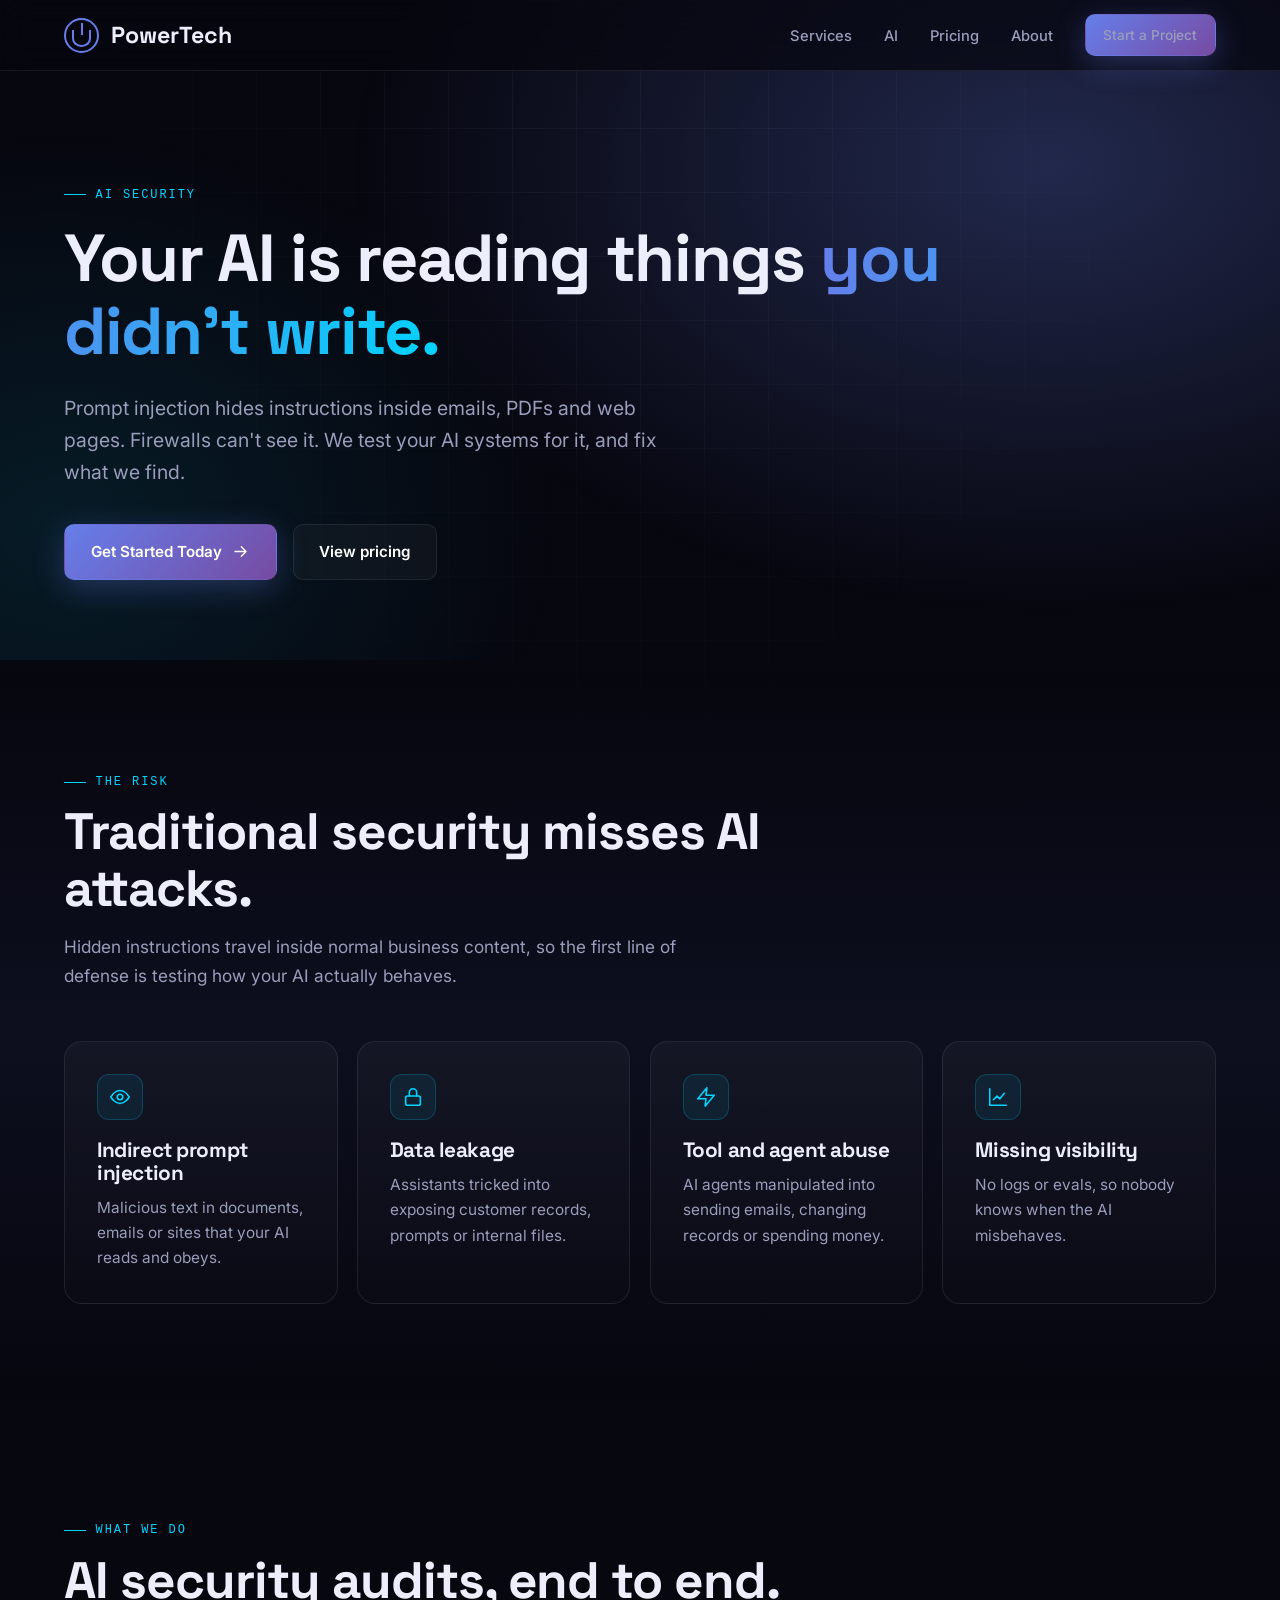
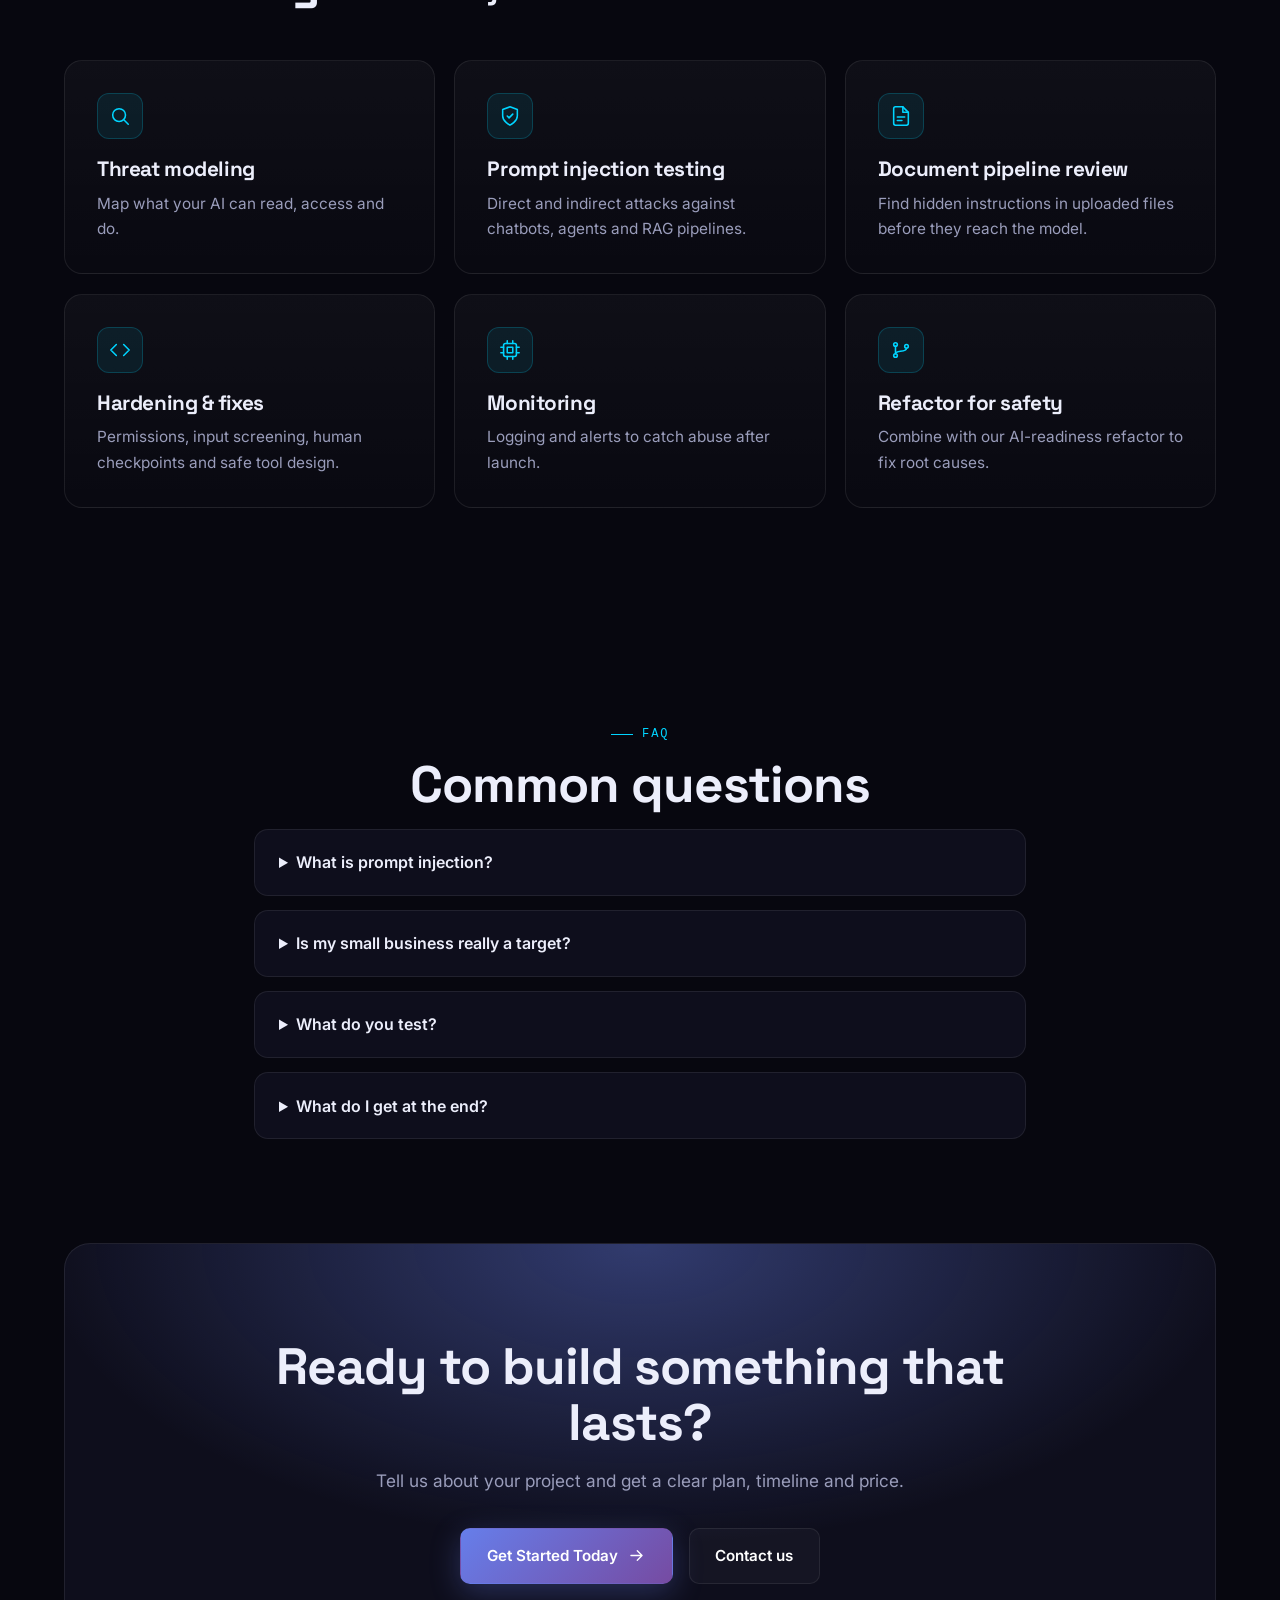
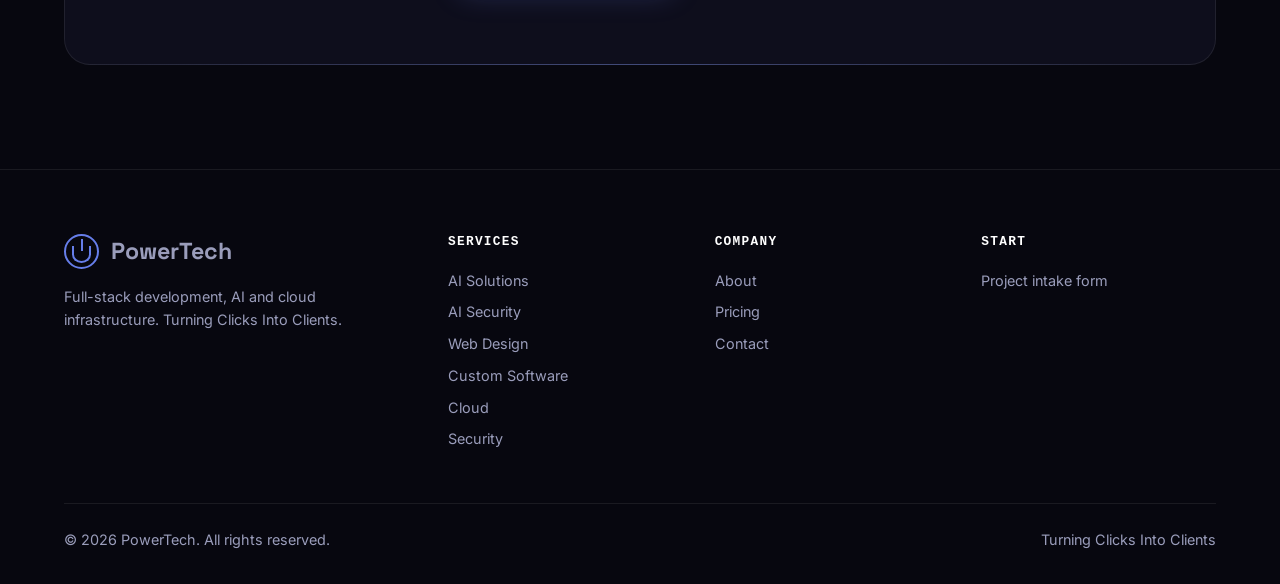
<file: ai-security.html>
<!DOCTYPE html>
<html lang="en"><head><meta charset="UTF-8"><meta name="viewport" content="width=device-width, initial-scale=1.0">
<title>AI Security & Prompt Injection Testing for Small Businesses | PowerTech</title><meta name="description" content="Prompt injection testing and LLM security audits for chatbots, AI agents and document pipelines. Find and fix AI vulnerabilities before attackers do."><meta name="robots" content="index, follow, max-image-preview:large"><meta name="theme-color" content="#07070f">
<meta property="og:type" content="website"><meta property="og:title" content="AI Security & Prompt Injection Testing for Small Businesses | PowerTech"><meta property="og:description" content="Prompt injection testing and LLM security audits for chatbots, AI agents and document pipelines. Find and fix AI vulnerabilities before attackers do."><meta property="og:site_name" content="PowerTech"><meta name="twitter:card" content="summary_large_image">
<link rel="preconnect" href="https://fonts.googleapis.com"><link rel="preconnect" href="https://fonts.gstatic.com" crossorigin>
<link href="https://fonts.googleapis.com/css2?family=Inter:wght@400;500;600;700&family=Space+Grotesk:wght@500;700&display=swap" rel="stylesheet">
<link rel="icon" href="favicon.svg" type="image/svg+xml"><link rel="icon" href="favicon.ico" sizes="48x48"><link rel="apple-touch-icon" href="apple-touch-icon.png"><link rel="stylesheet" href="css/style.css"><script type="application/ld+json">{"@context": "https://schema.org", "@type": "FAQPage", "mainEntity": [{"@type": "Question", "name": "What is prompt injection?", "acceptedAnswer": {"@type": "Answer", "text": "Prompt injection is an attack where malicious instructions, typed directly or hidden in documents, emails or web pages, trick an AI system into ignoring its rules, leaking data or taking unwanted actions. It is ranked LLM01 in the OWASP Top 10 for LLM applications."}}, {"@type": "Question", "name": "Is my small business really a target?", "acceptedAnswer": {"@type": "Answer", "text": "Yes. Any business whose chatbot or AI assistant reads outside content or can take actions is exposed, and automated attacks do not check company size."}}, {"@type": "Question", "name": "What do you test?", "acceptedAnswer": {"@type": "Answer", "text": "Chatbots, AI agents, document-processing pipelines and any LLM feature connected to your data, tools or customers, including direct and indirect prompt injection, data leakage and tool abuse."}}, {"@type": "Question", "name": "What do I get at the end?", "acceptedAnswer": {"@type": "Answer", "text": "A prioritized report with clear findings, proof of how each issue was reproduced and practical fixes. We can also implement the fixes and add monitoring."}}]}</script></head><body>
<nav aria-label="Main"><div class="wrap nav"><a href="index.html" class="logo-nav" aria-label="PowerTech home"><div class="power-icon-small"></div>PowerTech</a>
<button class="burger" id="burger" aria-label="Menu" aria-expanded="false"><svg class="i" viewBox="0 0 24 24" aria-hidden="true"><path d="M4 7h16M4 12h16M4 17h16"/></svg></button>
<ul class="links" id="links"><li class="dd"><a href="index.html#services">Services</a><ul><li><a href="ai.html"><svg class="i" viewBox="0 0 24 24" aria-hidden="true"><rect x="5" y="5" width="14" height="14" rx="2"/><rect x="9" y="9" width="6" height="6"/><path d="M9 2v3M15 2v3M9 19v3M15 19v3M2 9h3M2 15h3M19 9h3M19 15h3"/></svg>AI Solutions</a></li><li><a href="ai-security.html"><svg class="i" viewBox="0 0 24 24" aria-hidden="true"><path d="M2 12s4-7 10-7 10 7 10 7-4 7-10 7S2 12 2 12z"/><circle cx="12" cy="12" r="3"/></svg>AI Security</a></li><li><a href="web.html"><svg class="i" viewBox="0 0 24 24" aria-hidden="true"><circle cx="12" cy="12" r="10"/><path d="M2 12h20M12 2a15 15 0 0 1 0 20 15 15 0 0 1 0-20"/></svg>Web Design</a></li><li><a href="software.html"><svg class="i" viewBox="0 0 24 24" aria-hidden="true"><path d="m16 18 6-6-6-6M8 6l-6 6 6 6"/></svg>Custom Software</a></li><li><a href="cloud.html"><svg class="i" viewBox="0 0 24 24" aria-hidden="true"><path d="M17.5 19a4.5 4.5 0 1 0-1-8.9A6 6 0 0 0 5 11.5 4 4 0 0 0 6 19z"/></svg>Cloud</a></li><li><a href="security.html"><svg class="i" viewBox="0 0 24 24" aria-hidden="true"><path d="M12 22s8-4 8-10V5l-8-3-8 3v7c0 6 8 10 8 10z"/><path d="m9 12 2 2 4-4"/></svg>Security</a></li></ul></li>
<li><a href="ai.html">AI</a></li><li><a href="web.html#pricing">Pricing</a></li><li><a href="about.html">About</a></li>
<li><a class="btn sm" href="contact.html">Start a Project</a></li></ul></div></nav><main><header class="hero sm"><div class="wrap"><div><span class="tag">AI Security</span><h1>Your AI is reading things <span class="grad">you didn't write.</span></h1><p class="lead">Prompt injection hides instructions inside emails, PDFs and web pages. Firewalls can't see it. We test your AI systems for it, and fix what we find.</p><div class="row"><a class="btn" href="https://docs.google.com/forms/d/e/1FAIpQLSdeZOZp3qWbe34Wrys9zmXmFV5GBub_JHwXFmxEWY1kunA5tg/viewform?usp=header" target="_blank" rel="noopener">Get Started Today <svg class="i" viewBox="0 0 24 24" aria-hidden="true"><path d="M5 12h14M13 6l6 6-6 6"/></svg></a><a class="btn ghost" href="web.html#pricing">View pricing</a></div></div></div></header><section class="band"><div class="wrap"><div class="reveal"><span class="tag">The risk</span><h2 class="t">Traditional security misses AI attacks.</h2><p class=sub>Hidden instructions travel inside normal business content, so the first line of defense is testing how your AI actually behaves.</p></div><div class="grid g4"><article class="card reveal"><div class="ico"><svg class="i" viewBox="0 0 24 24" aria-hidden="true"><path d="M2 12s4-7 10-7 10 7 10 7-4 7-10 7S2 12 2 12z"/><circle cx="12" cy="12" r="3"/></svg></div><h3>Indirect prompt injection</h3><p>Malicious text in documents, emails or sites that your AI reads and obeys.</p></article><article class="card reveal"><div class="ico"><svg class="i" viewBox="0 0 24 24" aria-hidden="true"><rect x="4" y="11" width="16" height="10" rx="2"/><path d="M8 11V7a4 4 0 0 1 8 0v4"/></svg></div><h3>Data leakage</h3><p>Assistants tricked into exposing customer records, prompts or internal files.</p></article><article class="card reveal"><div class="ico"><svg class="i" viewBox="0 0 24 24" aria-hidden="true"><path d="M13 2 3 14h9l-1 8 10-12h-9z"/></svg></div><h3>Tool and agent abuse</h3><p>AI agents manipulated into sending emails, changing records or spending money.</p></article><article class="card reveal"><div class="ico"><svg class="i" viewBox="0 0 24 24" aria-hidden="true"><path d="M3 3v18h18M7 15l4-4 3 3 5-6"/></svg></div><h3>Missing visibility</h3><p>No logs or evals, so nobody knows when the AI misbehaves.</p></article></div></div></section><section class=""><div class="wrap"><div class="reveal"><span class="tag">What we do</span><h2 class="t">AI security audits, end to end.</h2></div><div class="grid g3"><article class="card reveal"><div class="ico"><svg class="i" viewBox="0 0 24 24" aria-hidden="true"><circle cx="11" cy="11" r="7"/><path d="m21 21-4.3-4.3"/></svg></div><h3>Threat modeling</h3><p>Map what your AI can read, access and do.</p></article><article class="card reveal"><div class="ico"><svg class="i" viewBox="0 0 24 24" aria-hidden="true"><path d="M12 22s8-4 8-10V5l-8-3-8 3v7c0 6 8 10 8 10z"/><path d="m9 12 2 2 4-4"/></svg></div><h3>Prompt injection testing</h3><p>Direct and indirect attacks against chatbots, agents and RAG pipelines.</p></article><article class="card reveal"><div class="ico"><svg class="i" viewBox="0 0 24 24" aria-hidden="true"><path d="M14 2H6a2 2 0 0 0-2 2v16a2 2 0 0 0 2 2h12a2 2 0 0 0 2-2V8z"/><path d="M14 2v6h6M8 13h8M8 17h5"/></svg></div><h3>Document pipeline review</h3><p>Find hidden instructions in uploaded files before they reach the model.</p></article><article class="card reveal"><div class="ico"><svg class="i" viewBox="0 0 24 24" aria-hidden="true"><path d="m16 18 6-6-6-6M8 6l-6 6 6 6"/></svg></div><h3>Hardening & fixes</h3><p>Permissions, input screening, human checkpoints and safe tool design.</p></article><article class="card reveal"><div class="ico"><svg class="i" viewBox="0 0 24 24" aria-hidden="true"><rect x="5" y="5" width="14" height="14" rx="2"/><rect x="9" y="9" width="6" height="6"/><path d="M9 2v3M15 2v3M9 19v3M15 19v3M2 9h3M2 15h3M19 9h3M19 15h3"/></svg></div><h3>Monitoring</h3><p>Logging and alerts to catch abuse after launch.</p></article><article class="card reveal"><div class="ico"><svg class="i" viewBox="0 0 24 24" aria-hidden="true"><circle cx="6" cy="6" r="2"/><circle cx="6" cy="18" r="2"/><circle cx="18" cy="8" r="2"/><path d="M6 8v8M18 10c0 5-12 2-12 6"/></svg></div><h3>Refactor for safety</h3><p>Combine with our AI-readiness refactor to fix root causes.</p></article></div></div></section><section><div class="wrap" style="max-width:820px"><div class="center reveal"><span class="tag">FAQ</span><h2 class="t">Common questions</h2></div><details><summary>What is prompt injection?</summary><p>Prompt injection is an attack where malicious instructions, typed directly or hidden in documents, emails or web pages, trick an AI system into ignoring its rules, leaking data or taking unwanted actions. It is ranked LLM01 in the OWASP Top 10 for LLM applications.</p></details><details><summary>Is my small business really a target?</summary><p>Yes. Any business whose chatbot or AI assistant reads outside content or can take actions is exposed, and automated attacks do not check company size.</p></details><details><summary>What do you test?</summary><p>Chatbots, AI agents, document-processing pipelines and any LLM feature connected to your data, tools or customers, including direct and indirect prompt injection, data leakage and tool abuse.</p></details><details><summary>What do I get at the end?</summary><p>A prioritized report with clear findings, proof of how each issue was reproduced and practical fixes. We can also implement the fixes and add monitoring.</p></details></div></section><section style="padding-top:0"><div class="wrap"><div class="cta reveal"><h2 class="t">Ready to build something that lasts?</h2><p class="sub">Tell us about your project and get a clear plan, timeline and price.</p><div class="row"><a class="btn" href="https://docs.google.com/forms/d/e/1FAIpQLSdeZOZp3qWbe34Wrys9zmXmFV5GBub_JHwXFmxEWY1kunA5tg/viewform?usp=header" target="_blank" rel="noopener">Get Started Today <svg class="i" viewBox="0 0 24 24" aria-hidden="true"><path d="M5 12h14M13 6l6 6-6 6"/></svg></a><a class="btn ghost" href="contact.html">Contact us</a></div></div></div></section></main><footer><div class="wrap"><div class="fg"><div><a href="index.html" class="logo-nav"><div class="power-icon-small"></div>PowerTech</a><p style="margin-top:1rem;max-width:280px">Full-stack development, AI and cloud infrastructure. Turning Clicks Into Clients.</p></div>
<div><h4>Services</h4><ul><li><a href="ai.html">AI Solutions</a></li><li><a href="ai-security.html">AI Security</a></li><li><a href="web.html">Web Design</a></li><li><a href="software.html">Custom Software</a></li><li><a href="cloud.html">Cloud</a></li><li><a href="security.html">Security</a></li></ul></div>
<div><h4>Company</h4><ul><li><a href="about.html">About</a></li><li><a href="web.html#pricing">Pricing</a></li><li><a href="contact.html">Contact</a></li></ul></div>
<div><h4>Start</h4><ul><li><a href="https://docs.google.com/forms/d/e/1FAIpQLSdeZOZp3qWbe34Wrys9zmXmFV5GBub_JHwXFmxEWY1kunA5tg/viewform?usp=header" target="_blank" rel="noopener">Project intake form</a></li></ul></div></div>
<div class="copy"><span>© 2026 PowerTech. All rights reserved.</span><span>Turning Clicks Into Clients</span></div></div></footer><script src="js/main.js" defer></script></body></html>
</file>
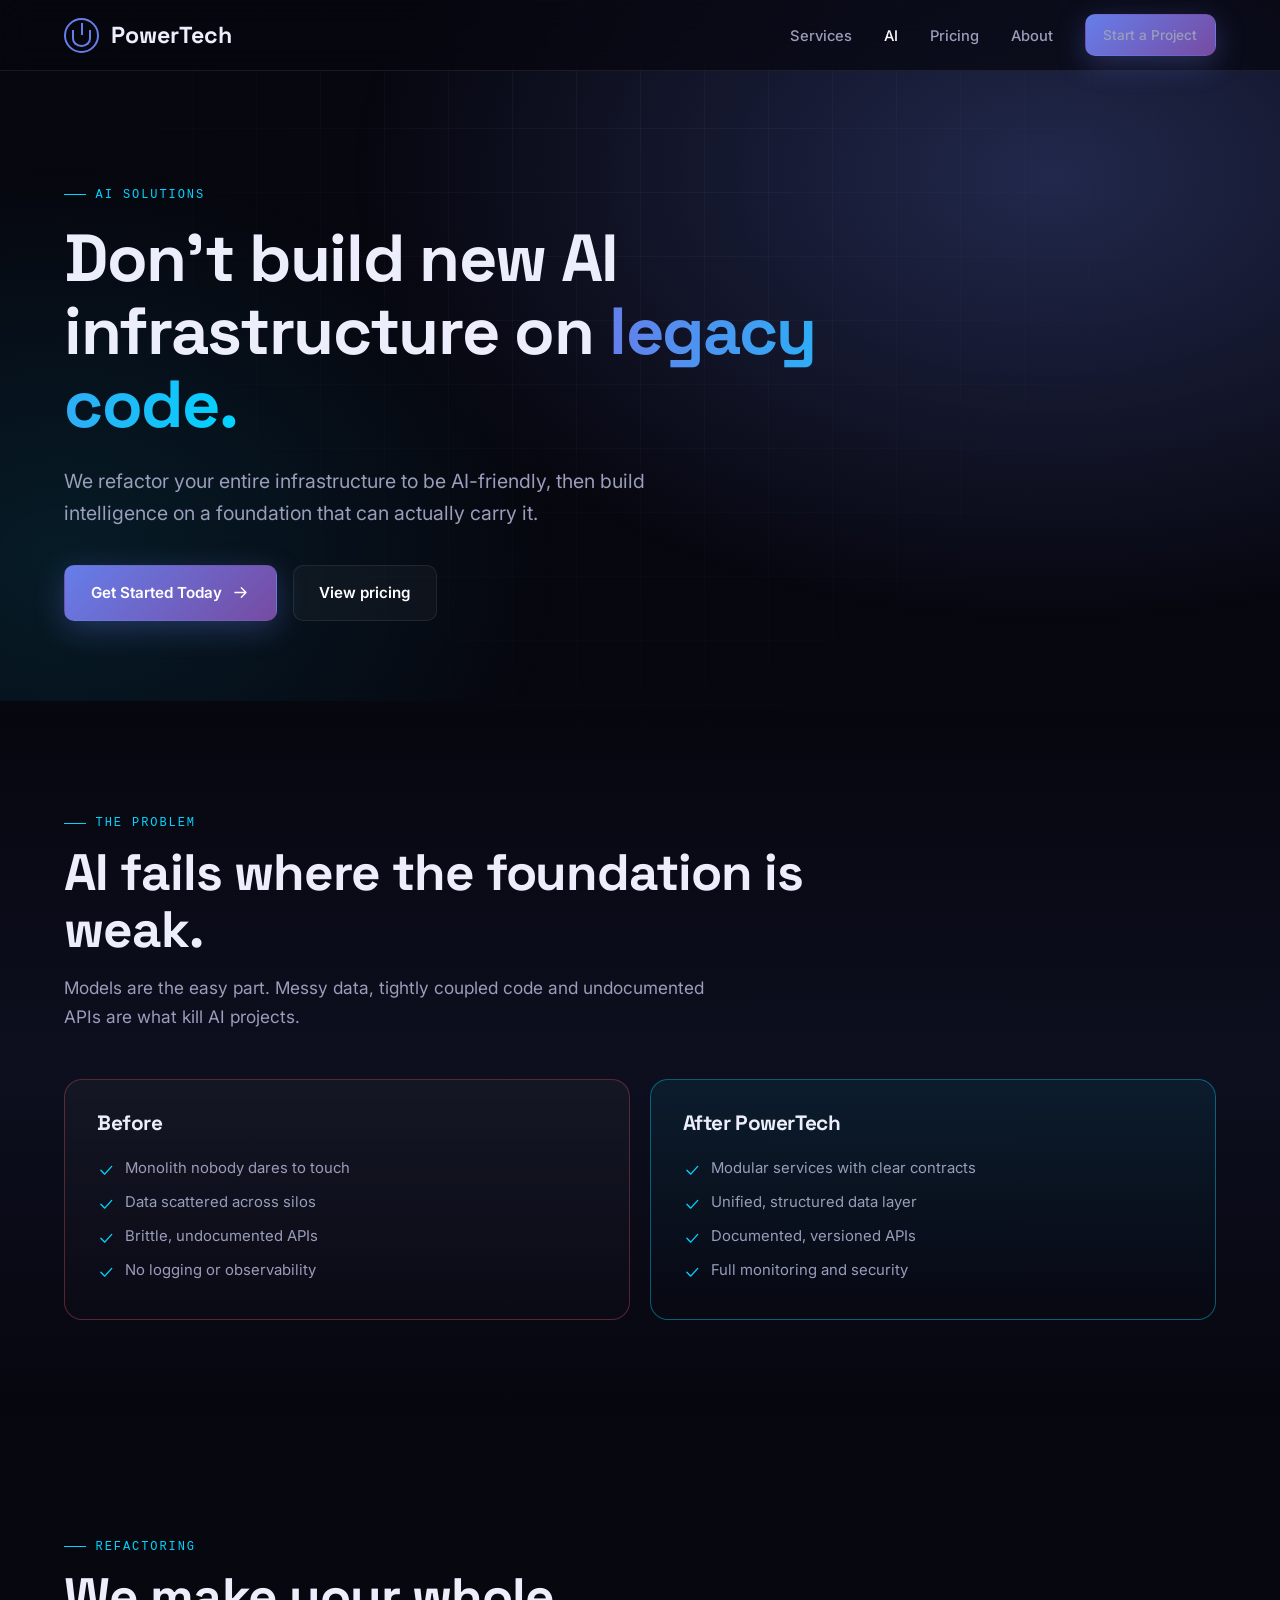
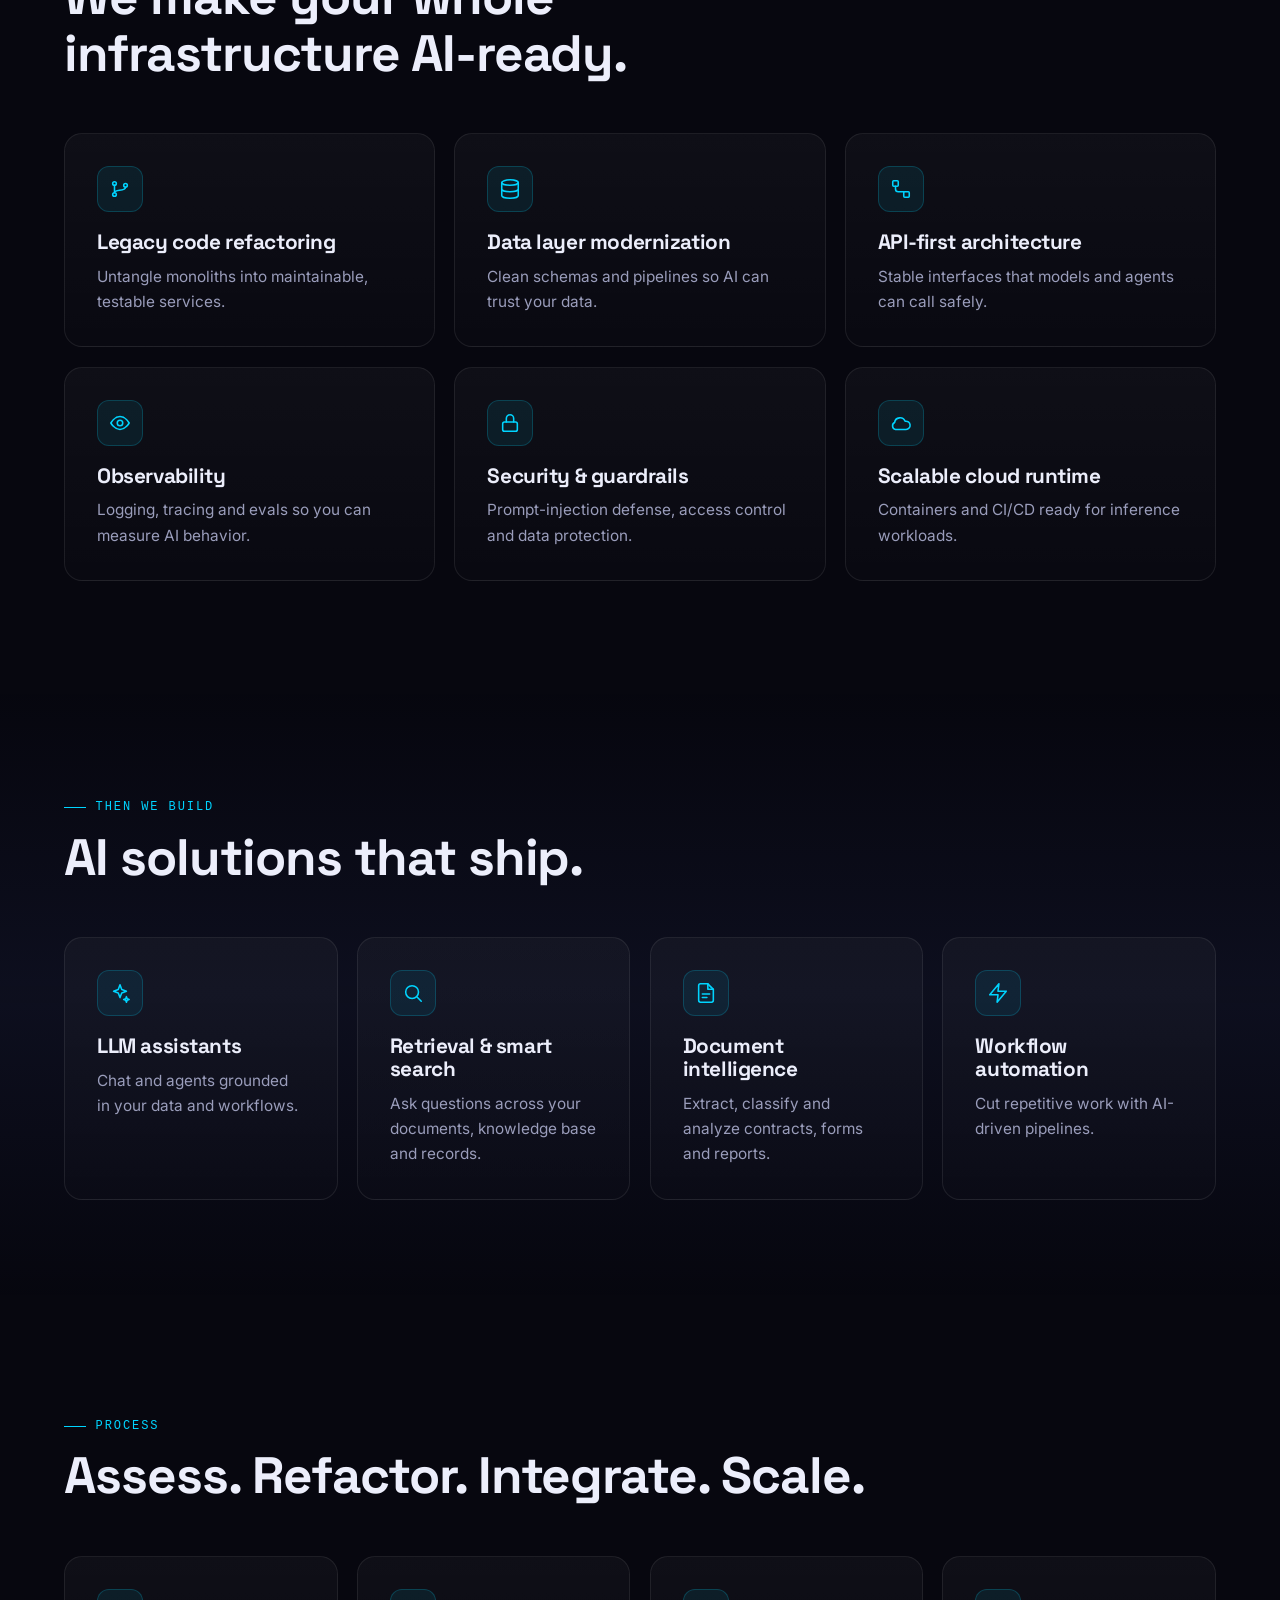
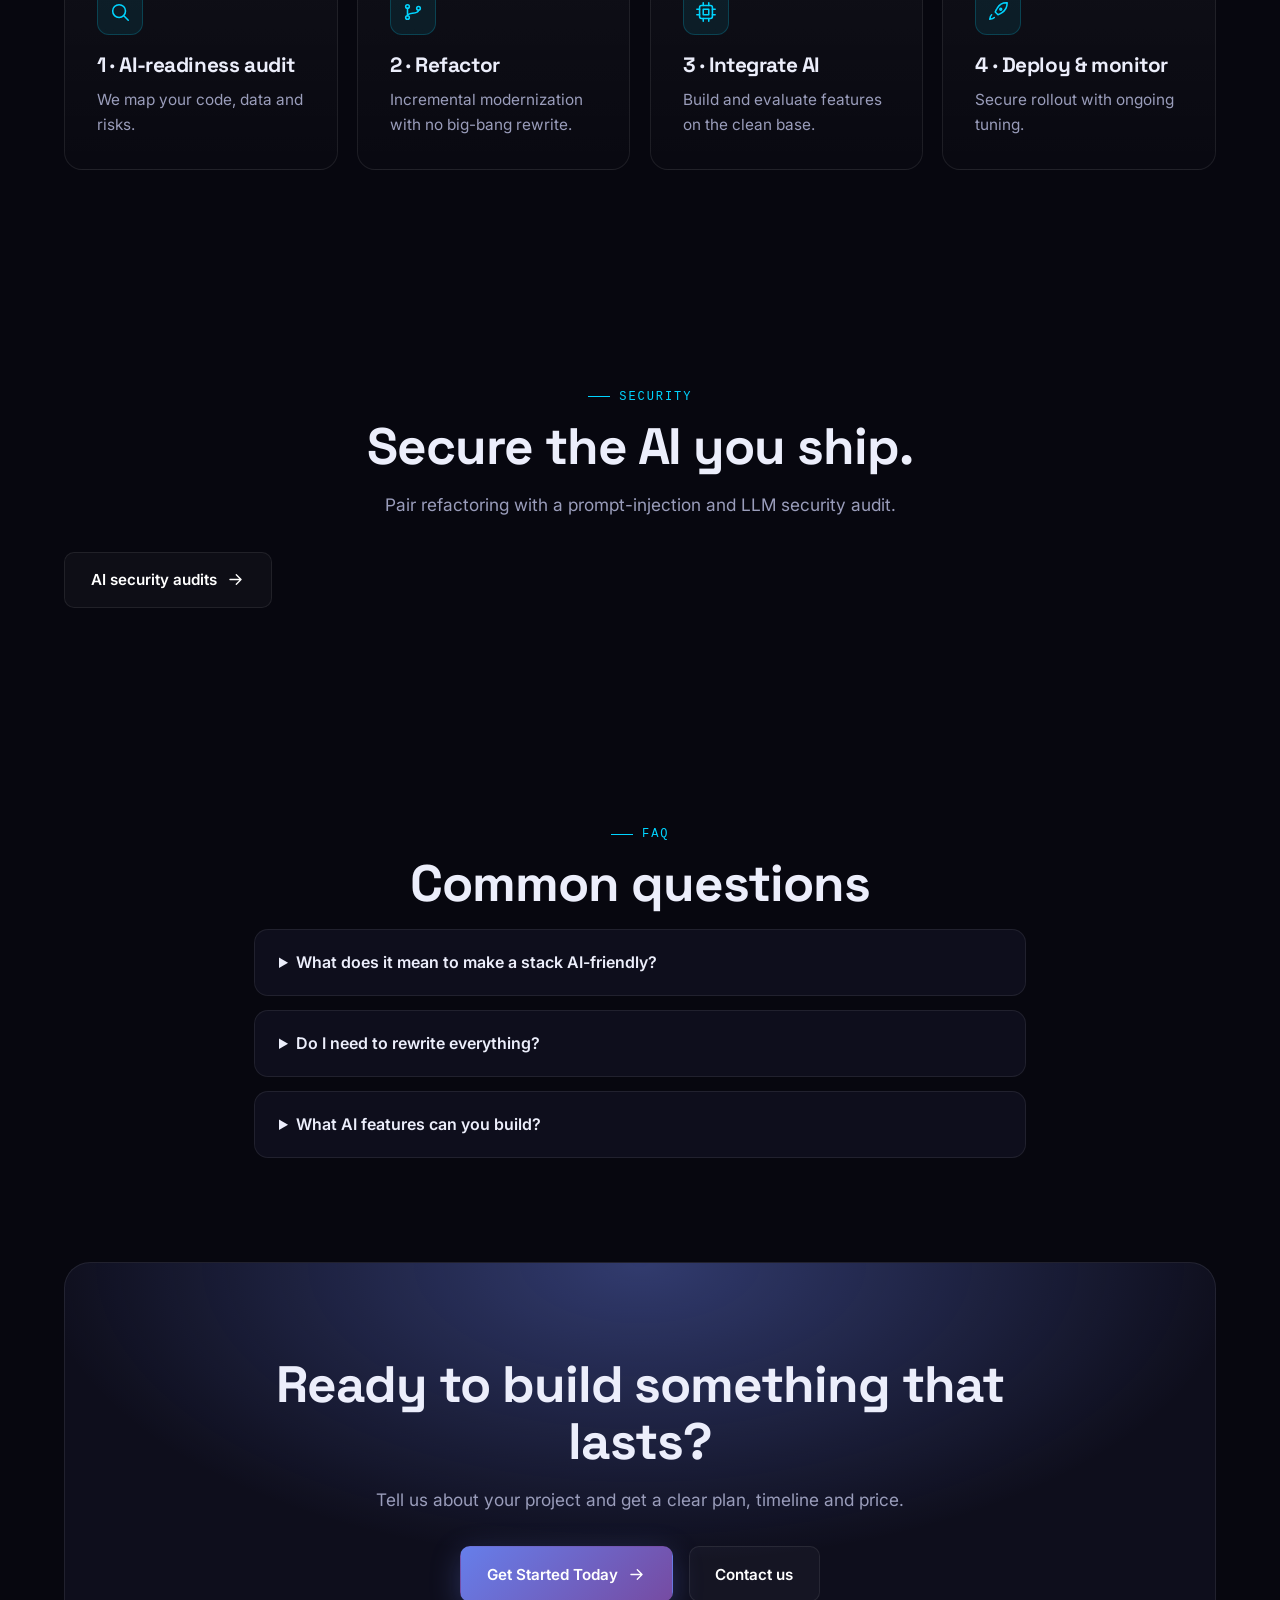
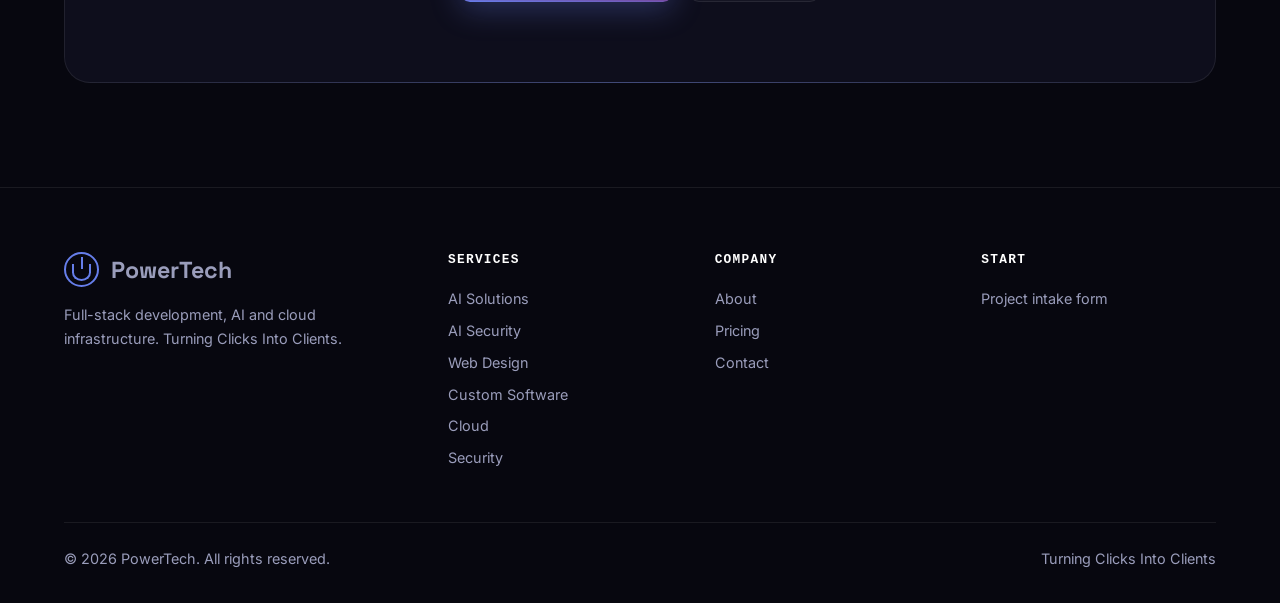
<file: ai.html>
<!DOCTYPE html>
<html lang="en"><head><meta charset="UTF-8"><meta name="viewport" content="width=device-width, initial-scale=1.0">
<title>AI Solutions & Legacy Refactoring | PowerTech</title><meta name="description" content="Don't build new AI infrastructure on legacy code. PowerTech refactors your whole infrastructure to be AI-friendly, then builds LLM, automation and document intelligence on top."><meta name="robots" content="index, follow, max-image-preview:large"><meta name="theme-color" content="#07070f">
<meta property="og:type" content="website"><meta property="og:title" content="AI Solutions & Legacy Refactoring | PowerTech"><meta property="og:description" content="Don't build new AI infrastructure on legacy code. PowerTech refactors your whole infrastructure to be AI-friendly, then builds LLM, automation and document intelligence on top."><meta property="og:site_name" content="PowerTech"><meta name="twitter:card" content="summary_large_image">
<link rel="preconnect" href="https://fonts.googleapis.com"><link rel="preconnect" href="https://fonts.gstatic.com" crossorigin>
<link href="https://fonts.googleapis.com/css2?family=Inter:wght@400;500;600;700&family=Space+Grotesk:wght@500;700&display=swap" rel="stylesheet">
<link rel="icon" href="favicon.svg" type="image/svg+xml"><link rel="icon" href="favicon.ico" sizes="48x48"><link rel="apple-touch-icon" href="apple-touch-icon.png"><link rel="stylesheet" href="css/style.css"><script type="application/ld+json">{"@context": "https://schema.org", "@type": "FAQPage", "mainEntity": [{"@type": "Question", "name": "What does it mean to make a stack AI-friendly?", "acceptedAnswer": {"@type": "Answer", "text": "It means clean, documented services, structured and accessible data, stable APIs, proper observability and security, the foundation AI features depend on."}}, {"@type": "Question", "name": "Do I need to rewrite everything?", "acceptedAnswer": {"@type": "Answer", "text": "No. We assess first, then refactor incrementally, isolating legacy pieces behind clean interfaces so your business keeps running."}}, {"@type": "Question", "name": "What AI features can you build?", "acceptedAnswer": {"@type": "Answer", "text": "LLM assistants, retrieval over your documents and data, document analysis, workflow automation and AI-powered search, integrated into your existing product."}}]}</script></head><body>
<nav aria-label="Main"><div class="wrap nav"><a href="index.html" class="logo-nav" aria-label="PowerTech home"><div class="power-icon-small"></div>PowerTech</a>
<button class="burger" id="burger" aria-label="Menu" aria-expanded="false"><svg class="i" viewBox="0 0 24 24" aria-hidden="true"><path d="M4 7h16M4 12h16M4 17h16"/></svg></button>
<ul class="links" id="links"><li class="dd"><a href="index.html#services">Services</a><ul><li><a href="ai.html"><svg class="i" viewBox="0 0 24 24" aria-hidden="true"><rect x="5" y="5" width="14" height="14" rx="2"/><rect x="9" y="9" width="6" height="6"/><path d="M9 2v3M15 2v3M9 19v3M15 19v3M2 9h3M2 15h3M19 9h3M19 15h3"/></svg>AI Solutions</a></li><li><a href="ai-security.html"><svg class="i" viewBox="0 0 24 24" aria-hidden="true"><path d="M2 12s4-7 10-7 10 7 10 7-4 7-10 7S2 12 2 12z"/><circle cx="12" cy="12" r="3"/></svg>AI Security</a></li><li><a href="web.html"><svg class="i" viewBox="0 0 24 24" aria-hidden="true"><circle cx="12" cy="12" r="10"/><path d="M2 12h20M12 2a15 15 0 0 1 0 20 15 15 0 0 1 0-20"/></svg>Web Design</a></li><li><a href="software.html"><svg class="i" viewBox="0 0 24 24" aria-hidden="true"><path d="m16 18 6-6-6-6M8 6l-6 6 6 6"/></svg>Custom Software</a></li><li><a href="cloud.html"><svg class="i" viewBox="0 0 24 24" aria-hidden="true"><path d="M17.5 19a4.5 4.5 0 1 0-1-8.9A6 6 0 0 0 5 11.5 4 4 0 0 0 6 19z"/></svg>Cloud</a></li><li><a href="security.html"><svg class="i" viewBox="0 0 24 24" aria-hidden="true"><path d="M12 22s8-4 8-10V5l-8-3-8 3v7c0 6 8 10 8 10z"/><path d="m9 12 2 2 4-4"/></svg>Security</a></li></ul></li>
<li><a href="ai.html" class="on">AI</a></li><li><a href="web.html#pricing">Pricing</a></li><li><a href="about.html">About</a></li>
<li><a class="btn sm" href="contact.html">Start a Project</a></li></ul></div></nav><main><header class="hero sm"><div class="wrap"><div><span class="tag">AI Solutions</span><h1>Don't build new AI infrastructure on <span class="grad">legacy code.</span></h1><p class="lead">We refactor your entire infrastructure to be AI-friendly, then build intelligence on a foundation that can actually carry it.</p><div class="row"><a class="btn" href="https://docs.google.com/forms/d/e/1FAIpQLSdeZOZp3qWbe34Wrys9zmXmFV5GBub_JHwXFmxEWY1kunA5tg/viewform?usp=header" target="_blank" rel="noopener">Get Started Today <svg class="i" viewBox="0 0 24 24" aria-hidden="true"><path d="M5 12h14M13 6l6 6-6 6"/></svg></a><a class="btn ghost" href="web.html#pricing">View pricing</a></div></div></div></header><section class="band"><div class="wrap"><div class="reveal"><span class="tag">The problem</span><h2 class="t">AI fails where the foundation is weak.</h2><p class=sub>Models are the easy part. Messy data, tightly coupled code and undocumented APIs are what kill AI projects.</p></div><div class="split"><div class="card bad reveal"><h3>Before</h3><ul class="ul"><li><svg class="i" viewBox="0 0 24 24" aria-hidden="true"><path d="m5 12 5 5 9-10"/></svg>Monolith nobody dares to touch</li><li><svg class="i" viewBox="0 0 24 24" aria-hidden="true"><path d="m5 12 5 5 9-10"/></svg>Data scattered across silos</li><li><svg class="i" viewBox="0 0 24 24" aria-hidden="true"><path d="m5 12 5 5 9-10"/></svg>Brittle, undocumented APIs</li><li><svg class="i" viewBox="0 0 24 24" aria-hidden="true"><path d="m5 12 5 5 9-10"/></svg>No logging or observability</li></ul></div><div class="card good reveal"><h3>After PowerTech</h3><ul class="ul"><li><svg class="i" viewBox="0 0 24 24" aria-hidden="true"><path d="m5 12 5 5 9-10"/></svg>Modular services with clear contracts</li><li><svg class="i" viewBox="0 0 24 24" aria-hidden="true"><path d="m5 12 5 5 9-10"/></svg>Unified, structured data layer</li><li><svg class="i" viewBox="0 0 24 24" aria-hidden="true"><path d="m5 12 5 5 9-10"/></svg>Documented, versioned APIs</li><li><svg class="i" viewBox="0 0 24 24" aria-hidden="true"><path d="m5 12 5 5 9-10"/></svg>Full monitoring and security</li></ul></div></div></div></section><section class=""><div class="wrap"><div class="reveal"><span class="tag">Refactoring</span><h2 class="t">We make your whole infrastructure AI-ready.</h2></div><div class="grid g3"><article class="card reveal"><div class="ico"><svg class="i" viewBox="0 0 24 24" aria-hidden="true"><circle cx="6" cy="6" r="2"/><circle cx="6" cy="18" r="2"/><circle cx="18" cy="8" r="2"/><path d="M6 8v8M18 10c0 5-12 2-12 6"/></svg></div><h3>Legacy code refactoring</h3><p>Untangle monoliths into maintainable, testable services.</p></article><article class="card reveal"><div class="ico"><svg class="i" viewBox="0 0 24 24" aria-hidden="true"><ellipse cx="12" cy="5" rx="9" ry="3"/><path d="M3 5v14c0 1.7 4 3 9 3s9-1.3 9-3V5M3 12c0 1.7 4 3 9 3s9-1.3 9-3"/></svg></div><h3>Data layer modernization</h3><p>Clean schemas and pipelines so AI can trust your data.</p></article><article class="card reveal"><div class="ico"><svg class="i" viewBox="0 0 24 24" aria-hidden="true"><rect x="3" y="3" width="6" height="6" rx="1"/><rect x="15" y="15" width="6" height="6" rx="1"/><path d="M6 9v3a3 3 0 0 0 3 3h6"/></svg></div><h3>API-first architecture</h3><p>Stable interfaces that models and agents can call safely.</p></article><article class="card reveal"><div class="ico"><svg class="i" viewBox="0 0 24 24" aria-hidden="true"><path d="M2 12s4-7 10-7 10 7 10 7-4 7-10 7S2 12 2 12z"/><circle cx="12" cy="12" r="3"/></svg></div><h3>Observability</h3><p>Logging, tracing and evals so you can measure AI behavior.</p></article><article class="card reveal"><div class="ico"><svg class="i" viewBox="0 0 24 24" aria-hidden="true"><rect x="4" y="11" width="16" height="10" rx="2"/><path d="M8 11V7a4 4 0 0 1 8 0v4"/></svg></div><h3>Security & guardrails</h3><p>Prompt-injection defense, access control and data protection.</p></article><article class="card reveal"><div class="ico"><svg class="i" viewBox="0 0 24 24" aria-hidden="true"><path d="M17.5 19a4.5 4.5 0 1 0-1-8.9A6 6 0 0 0 5 11.5 4 4 0 0 0 6 19z"/></svg></div><h3>Scalable cloud runtime</h3><p>Containers and CI/CD ready for inference workloads.</p></article></div></div></section><section class="band"><div class="wrap"><div class="reveal"><span class="tag">Then we build</span><h2 class="t">AI solutions that ship.</h2></div><div class="grid g4"><article class="card reveal"><div class="ico"><svg class="i" viewBox="0 0 24 24" aria-hidden="true"><path d="M12 3l1.9 5.1L19 10l-5.1 1.9L12 17l-1.9-5.1L5 10l5.1-1.9zM19 16l.8 2.2L22 19l-2.2.8L19 22l-.8-2.2L16 19l2.2-.8z"/></svg></div><h3>LLM assistants</h3><p>Chat and agents grounded in your data and workflows.</p></article><article class="card reveal"><div class="ico"><svg class="i" viewBox="0 0 24 24" aria-hidden="true"><circle cx="11" cy="11" r="7"/><path d="m21 21-4.3-4.3"/></svg></div><h3>Retrieval & smart search</h3><p>Ask questions across your documents, knowledge base and records.</p></article><article class="card reveal"><div class="ico"><svg class="i" viewBox="0 0 24 24" aria-hidden="true"><path d="M14 2H6a2 2 0 0 0-2 2v16a2 2 0 0 0 2 2h12a2 2 0 0 0 2-2V8z"/><path d="M14 2v6h6M8 13h8M8 17h5"/></svg></div><h3>Document intelligence</h3><p>Extract, classify and analyze contracts, forms and reports.</p></article><article class="card reveal"><div class="ico"><svg class="i" viewBox="0 0 24 24" aria-hidden="true"><path d="M13 2 3 14h9l-1 8 10-12h-9z"/></svg></div><h3>Workflow automation</h3><p>Cut repetitive work with AI-driven pipelines.</p></article></div></div></section><section class=""><div class="wrap"><div class="reveal"><span class="tag">Process</span><h2 class="t">Assess. Refactor. Integrate. Scale.</h2></div><div class="grid g4"><article class="card reveal"><div class="ico"><svg class="i" viewBox="0 0 24 24" aria-hidden="true"><circle cx="11" cy="11" r="7"/><path d="m21 21-4.3-4.3"/></svg></div><h3>1 · AI-readiness audit</h3><p>We map your code, data and risks.</p></article><article class="card reveal"><div class="ico"><svg class="i" viewBox="0 0 24 24" aria-hidden="true"><circle cx="6" cy="6" r="2"/><circle cx="6" cy="18" r="2"/><circle cx="18" cy="8" r="2"/><path d="M6 8v8M18 10c0 5-12 2-12 6"/></svg></div><h3>2 · Refactor</h3><p>Incremental modernization with no big-bang rewrite.</p></article><article class="card reveal"><div class="ico"><svg class="i" viewBox="0 0 24 24" aria-hidden="true"><rect x="5" y="5" width="14" height="14" rx="2"/><rect x="9" y="9" width="6" height="6"/><path d="M9 2v3M15 2v3M9 19v3M15 19v3M2 9h3M2 15h3M19 9h3M19 15h3"/></svg></div><h3>3 · Integrate AI</h3><p>Build and evaluate features on the clean base.</p></article><article class="card reveal"><div class="ico"><svg class="i" viewBox="0 0 24 24" aria-hidden="true"><path d="M5 15c-1.5 1.3-2 5-2 5s3.7-.5 5-2M12 15l-3-3a22 22 0 0 1 2-4 12 12 0 0 1 11-6c0 3-1 8-6 11a22 22 0 0 1-4 2z"/><circle cx="15" cy="9" r="1"/></svg></div><h3>4 · Deploy & monitor</h3><p>Secure rollout with ongoing tuning.</p></article></div></div></section><section class=""><div class="wrap"><div class="center reveal"><span class="tag">Security</span><h2 class="t">Secure the AI you ship.</h2><p class=sub>Pair refactoring with a prompt-injection and LLM security audit.</p></div><div class="row" style="margin-top:2rem"><a class="btn ghost" href="ai-security.html">AI security audits <svg class="i" viewBox="0 0 24 24" aria-hidden="true"><path d="M5 12h14M13 6l6 6-6 6"/></svg></a></div></div></section><section><div class="wrap" style="max-width:820px"><div class="center reveal"><span class="tag">FAQ</span><h2 class="t">Common questions</h2></div><details><summary>What does it mean to make a stack AI-friendly?</summary><p>It means clean, documented services, structured and accessible data, stable APIs, proper observability and security, the foundation AI features depend on.</p></details><details><summary>Do I need to rewrite everything?</summary><p>No. We assess first, then refactor incrementally, isolating legacy pieces behind clean interfaces so your business keeps running.</p></details><details><summary>What AI features can you build?</summary><p>LLM assistants, retrieval over your documents and data, document analysis, workflow automation and AI-powered search, integrated into your existing product.</p></details></div></section><section style="padding-top:0"><div class="wrap"><div class="cta reveal"><h2 class="t">Ready to build something that lasts?</h2><p class="sub">Tell us about your project and get a clear plan, timeline and price.</p><div class="row"><a class="btn" href="https://docs.google.com/forms/d/e/1FAIpQLSdeZOZp3qWbe34Wrys9zmXmFV5GBub_JHwXFmxEWY1kunA5tg/viewform?usp=header" target="_blank" rel="noopener">Get Started Today <svg class="i" viewBox="0 0 24 24" aria-hidden="true"><path d="M5 12h14M13 6l6 6-6 6"/></svg></a><a class="btn ghost" href="contact.html">Contact us</a></div></div></div></section></main><footer><div class="wrap"><div class="fg"><div><a href="index.html" class="logo-nav"><div class="power-icon-small"></div>PowerTech</a><p style="margin-top:1rem;max-width:280px">Full-stack development, AI and cloud infrastructure. Turning Clicks Into Clients.</p></div>
<div><h4>Services</h4><ul><li><a href="ai.html">AI Solutions</a></li><li><a href="ai-security.html">AI Security</a></li><li><a href="web.html">Web Design</a></li><li><a href="software.html">Custom Software</a></li><li><a href="cloud.html">Cloud</a></li><li><a href="security.html">Security</a></li></ul></div>
<div><h4>Company</h4><ul><li><a href="about.html">About</a></li><li><a href="web.html#pricing">Pricing</a></li><li><a href="contact.html">Contact</a></li></ul></div>
<div><h4>Start</h4><ul><li><a href="https://docs.google.com/forms/d/e/1FAIpQLSdeZOZp3qWbe34Wrys9zmXmFV5GBub_JHwXFmxEWY1kunA5tg/viewform?usp=header" target="_blank" rel="noopener">Project intake form</a></li></ul></div></div>
<div class="copy"><span>© 2026 PowerTech. All rights reserved.</span><span>Turning Clicks Into Clients</span></div></div></footer><script src="js/main.js" defer></script></body></html>
</file>
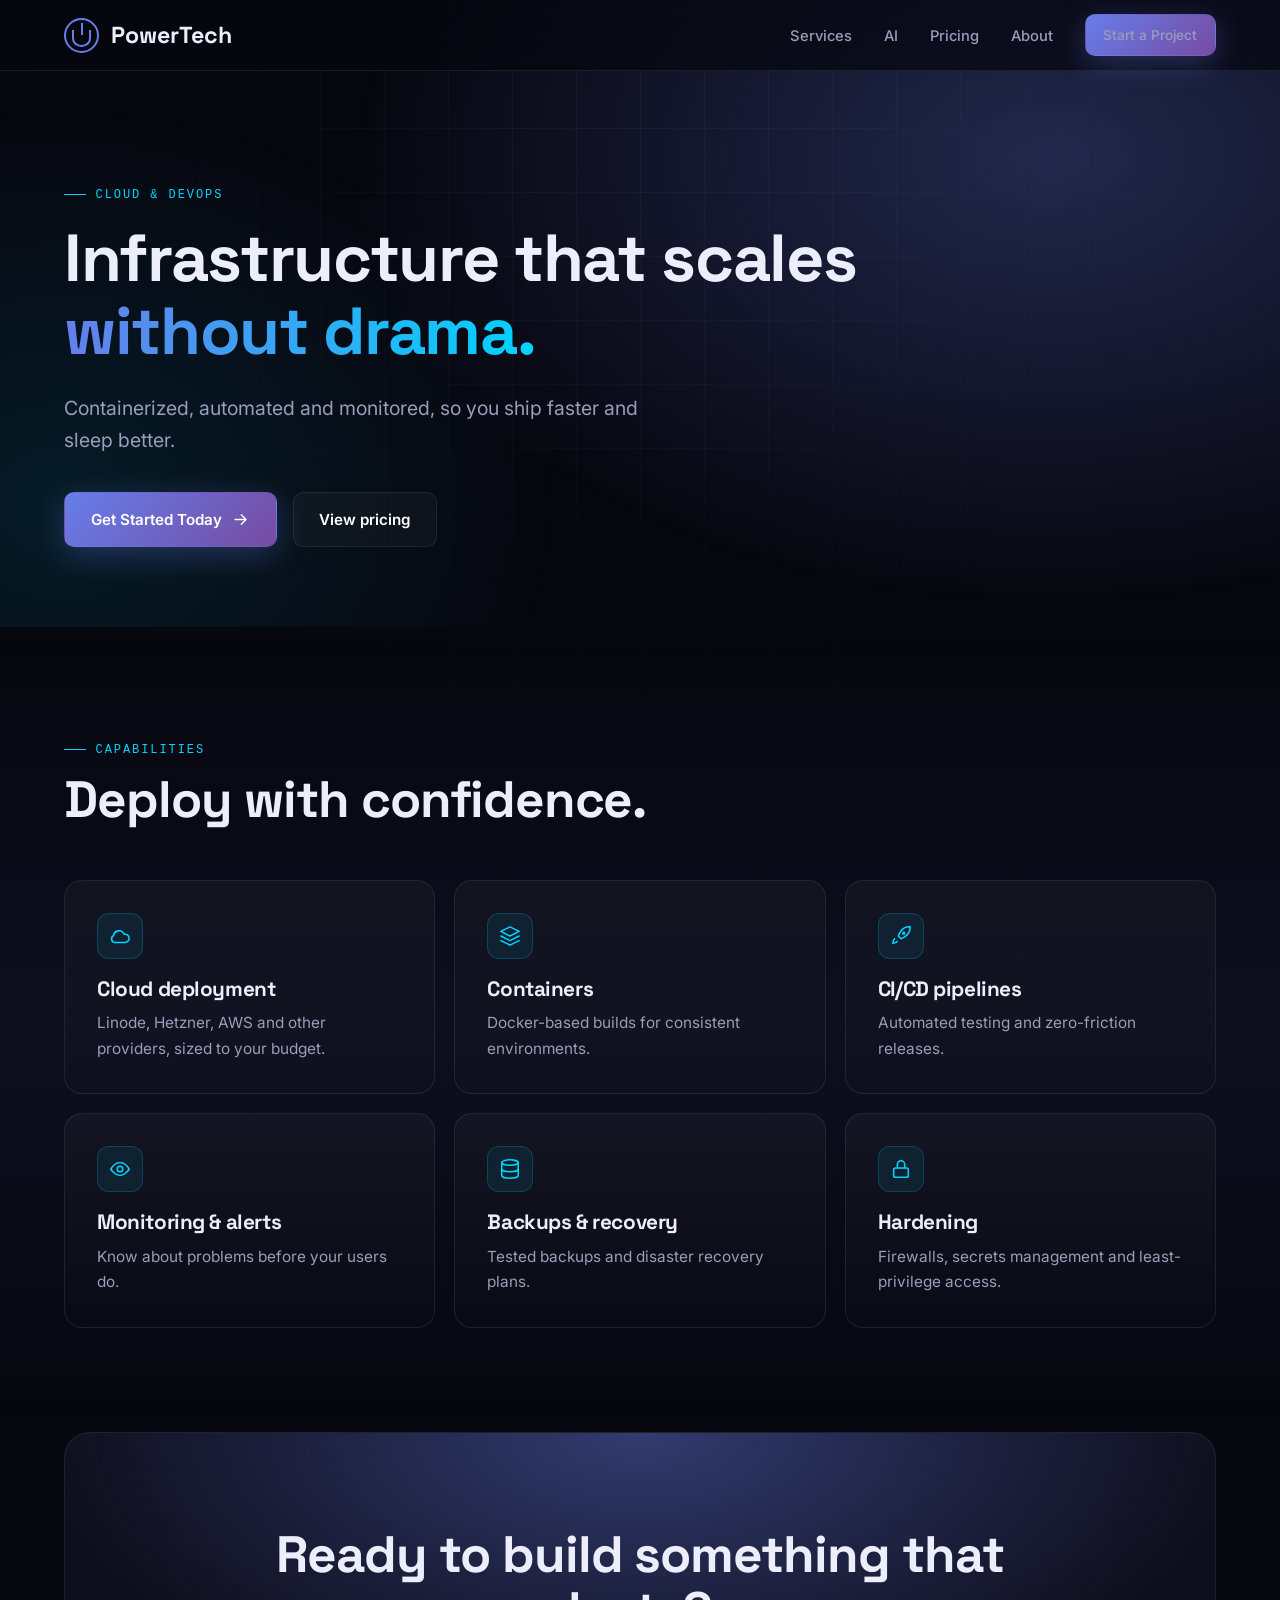
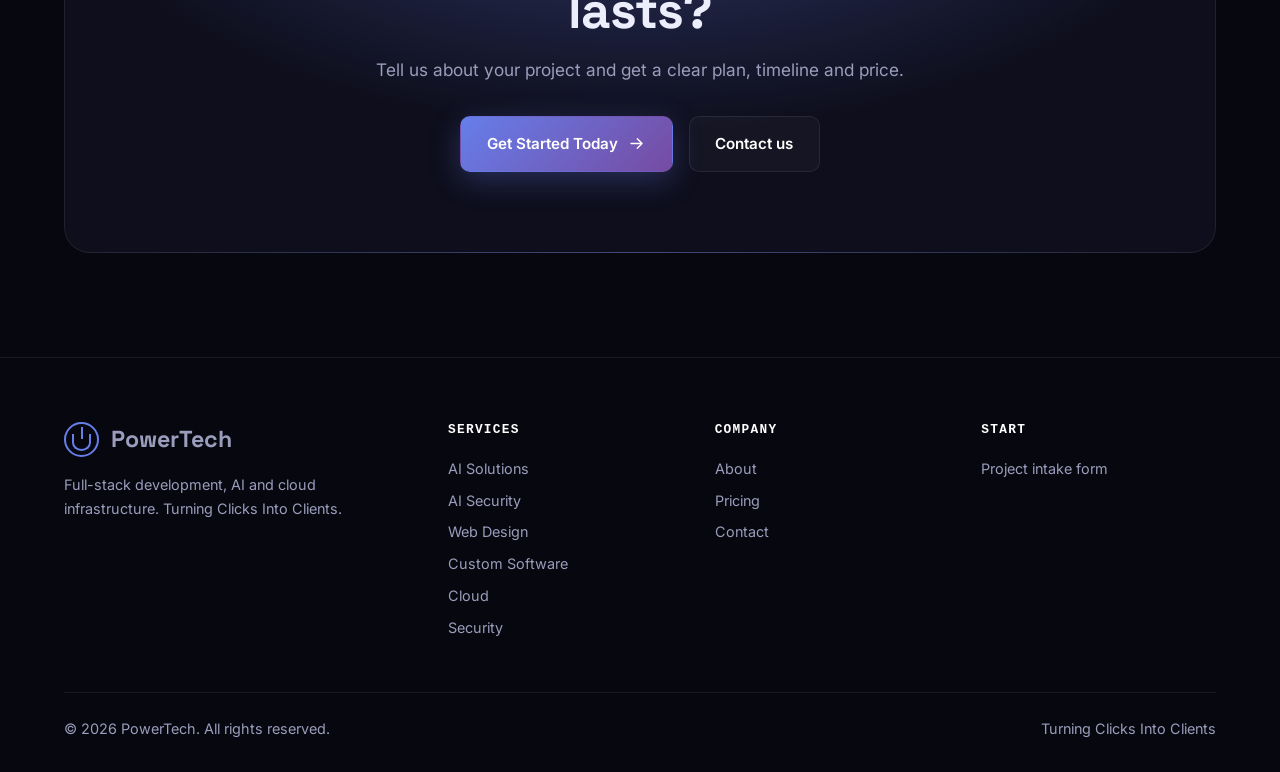
<file: cloud.html>
<!DOCTYPE html>
<html lang="en"><head><meta charset="UTF-8"><meta name="viewport" content="width=device-width, initial-scale=1.0">
<title>Cloud Infrastructure & DevOps | PowerTech</title><meta name="description" content="Docker, CI/CD, VPS and cloud deployments on Linode, Hetzner and AWS with monitoring, backups and security hardening."><meta name="robots" content="index, follow, max-image-preview:large"><meta name="theme-color" content="#07070f">
<meta property="og:type" content="website"><meta property="og:title" content="Cloud Infrastructure & DevOps | PowerTech"><meta property="og:description" content="Docker, CI/CD, VPS and cloud deployments on Linode, Hetzner and AWS with monitoring, backups and security hardening."><meta property="og:site_name" content="PowerTech"><meta name="twitter:card" content="summary_large_image">
<link rel="preconnect" href="https://fonts.googleapis.com"><link rel="preconnect" href="https://fonts.gstatic.com" crossorigin>
<link href="https://fonts.googleapis.com/css2?family=Inter:wght@400;500;600;700&family=Space+Grotesk:wght@500;700&display=swap" rel="stylesheet">
<link rel="icon" href="favicon.svg" type="image/svg+xml"><link rel="icon" href="favicon.ico" sizes="48x48"><link rel="apple-touch-icon" href="apple-touch-icon.png"><link rel="stylesheet" href="css/style.css"></head><body>
<nav aria-label="Main"><div class="wrap nav"><a href="index.html" class="logo-nav" aria-label="PowerTech home"><div class="power-icon-small"></div>PowerTech</a>
<button class="burger" id="burger" aria-label="Menu" aria-expanded="false"><svg class="i" viewBox="0 0 24 24" aria-hidden="true"><path d="M4 7h16M4 12h16M4 17h16"/></svg></button>
<ul class="links" id="links"><li class="dd"><a href="index.html#services">Services</a><ul><li><a href="ai.html"><svg class="i" viewBox="0 0 24 24" aria-hidden="true"><rect x="5" y="5" width="14" height="14" rx="2"/><rect x="9" y="9" width="6" height="6"/><path d="M9 2v3M15 2v3M9 19v3M15 19v3M2 9h3M2 15h3M19 9h3M19 15h3"/></svg>AI Solutions</a></li><li><a href="ai-security.html"><svg class="i" viewBox="0 0 24 24" aria-hidden="true"><path d="M2 12s4-7 10-7 10 7 10 7-4 7-10 7S2 12 2 12z"/><circle cx="12" cy="12" r="3"/></svg>AI Security</a></li><li><a href="web.html"><svg class="i" viewBox="0 0 24 24" aria-hidden="true"><circle cx="12" cy="12" r="10"/><path d="M2 12h20M12 2a15 15 0 0 1 0 20 15 15 0 0 1 0-20"/></svg>Web Design</a></li><li><a href="software.html"><svg class="i" viewBox="0 0 24 24" aria-hidden="true"><path d="m16 18 6-6-6-6M8 6l-6 6 6 6"/></svg>Custom Software</a></li><li><a href="cloud.html"><svg class="i" viewBox="0 0 24 24" aria-hidden="true"><path d="M17.5 19a4.5 4.5 0 1 0-1-8.9A6 6 0 0 0 5 11.5 4 4 0 0 0 6 19z"/></svg>Cloud</a></li><li><a href="security.html"><svg class="i" viewBox="0 0 24 24" aria-hidden="true"><path d="M12 22s8-4 8-10V5l-8-3-8 3v7c0 6 8 10 8 10z"/><path d="m9 12 2 2 4-4"/></svg>Security</a></li></ul></li>
<li><a href="ai.html">AI</a></li><li><a href="web.html#pricing">Pricing</a></li><li><a href="about.html">About</a></li>
<li><a class="btn sm" href="contact.html">Start a Project</a></li></ul></div></nav><main><header class="hero sm"><div class="wrap"><div><span class="tag">Cloud & DevOps</span><h1>Infrastructure that scales <span class="grad">without drama.</span></h1><p class="lead">Containerized, automated and monitored, so you ship faster and sleep better.</p><div class="row"><a class="btn" href="https://docs.google.com/forms/d/e/1FAIpQLSdeZOZp3qWbe34Wrys9zmXmFV5GBub_JHwXFmxEWY1kunA5tg/viewform?usp=header" target="_blank" rel="noopener">Get Started Today <svg class="i" viewBox="0 0 24 24" aria-hidden="true"><path d="M5 12h14M13 6l6 6-6 6"/></svg></a><a class="btn ghost" href="web.html#pricing">View pricing</a></div></div></div></header><section class="band"><div class="wrap"><div class="reveal"><span class="tag">Capabilities</span><h2 class="t">Deploy with confidence.</h2></div><div class="grid g3"><article class="card reveal"><div class="ico"><svg class="i" viewBox="0 0 24 24" aria-hidden="true"><path d="M17.5 19a4.5 4.5 0 1 0-1-8.9A6 6 0 0 0 5 11.5 4 4 0 0 0 6 19z"/></svg></div><h3>Cloud deployment</h3><p>Linode, Hetzner, AWS and other providers, sized to your budget.</p></article><article class="card reveal"><div class="ico"><svg class="i" viewBox="0 0 24 24" aria-hidden="true"><path d="m12 2 10 5-10 5L2 7z"/><path d="m2 17 10 5 10-5M2 12l10 5 10-5"/></svg></div><h3>Containers</h3><p>Docker-based builds for consistent environments.</p></article><article class="card reveal"><div class="ico"><svg class="i" viewBox="0 0 24 24" aria-hidden="true"><path d="M5 15c-1.5 1.3-2 5-2 5s3.7-.5 5-2M12 15l-3-3a22 22 0 0 1 2-4 12 12 0 0 1 11-6c0 3-1 8-6 11a22 22 0 0 1-4 2z"/><circle cx="15" cy="9" r="1"/></svg></div><h3>CI/CD pipelines</h3><p>Automated testing and zero-friction releases.</p></article><article class="card reveal"><div class="ico"><svg class="i" viewBox="0 0 24 24" aria-hidden="true"><path d="M2 12s4-7 10-7 10 7 10 7-4 7-10 7S2 12 2 12z"/><circle cx="12" cy="12" r="3"/></svg></div><h3>Monitoring & alerts</h3><p>Know about problems before your users do.</p></article><article class="card reveal"><div class="ico"><svg class="i" viewBox="0 0 24 24" aria-hidden="true"><ellipse cx="12" cy="5" rx="9" ry="3"/><path d="M3 5v14c0 1.7 4 3 9 3s9-1.3 9-3V5M3 12c0 1.7 4 3 9 3s9-1.3 9-3"/></svg></div><h3>Backups & recovery</h3><p>Tested backups and disaster recovery plans.</p></article><article class="card reveal"><div class="ico"><svg class="i" viewBox="0 0 24 24" aria-hidden="true"><rect x="4" y="11" width="16" height="10" rx="2"/><path d="M8 11V7a4 4 0 0 1 8 0v4"/></svg></div><h3>Hardening</h3><p>Firewalls, secrets management and least-privilege access.</p></article></div></div></section><section style="padding-top:0"><div class="wrap"><div class="cta reveal"><h2 class="t">Ready to build something that lasts?</h2><p class="sub">Tell us about your project and get a clear plan, timeline and price.</p><div class="row"><a class="btn" href="https://docs.google.com/forms/d/e/1FAIpQLSdeZOZp3qWbe34Wrys9zmXmFV5GBub_JHwXFmxEWY1kunA5tg/viewform?usp=header" target="_blank" rel="noopener">Get Started Today <svg class="i" viewBox="0 0 24 24" aria-hidden="true"><path d="M5 12h14M13 6l6 6-6 6"/></svg></a><a class="btn ghost" href="contact.html">Contact us</a></div></div></div></section></main><footer><div class="wrap"><div class="fg"><div><a href="index.html" class="logo-nav"><div class="power-icon-small"></div>PowerTech</a><p style="margin-top:1rem;max-width:280px">Full-stack development, AI and cloud infrastructure. Turning Clicks Into Clients.</p></div>
<div><h4>Services</h4><ul><li><a href="ai.html">AI Solutions</a></li><li><a href="ai-security.html">AI Security</a></li><li><a href="web.html">Web Design</a></li><li><a href="software.html">Custom Software</a></li><li><a href="cloud.html">Cloud</a></li><li><a href="security.html">Security</a></li></ul></div>
<div><h4>Company</h4><ul><li><a href="about.html">About</a></li><li><a href="web.html#pricing">Pricing</a></li><li><a href="contact.html">Contact</a></li></ul></div>
<div><h4>Start</h4><ul><li><a href="https://docs.google.com/forms/d/e/1FAIpQLSdeZOZp3qWbe34Wrys9zmXmFV5GBub_JHwXFmxEWY1kunA5tg/viewform?usp=header" target="_blank" rel="noopener">Project intake form</a></li></ul></div></div>
<div class="copy"><span>© 2026 PowerTech. All rights reserved.</span><span>Turning Clicks Into Clients</span></div></div></footer><script src="js/main.js" defer></script></body></html>
</file>
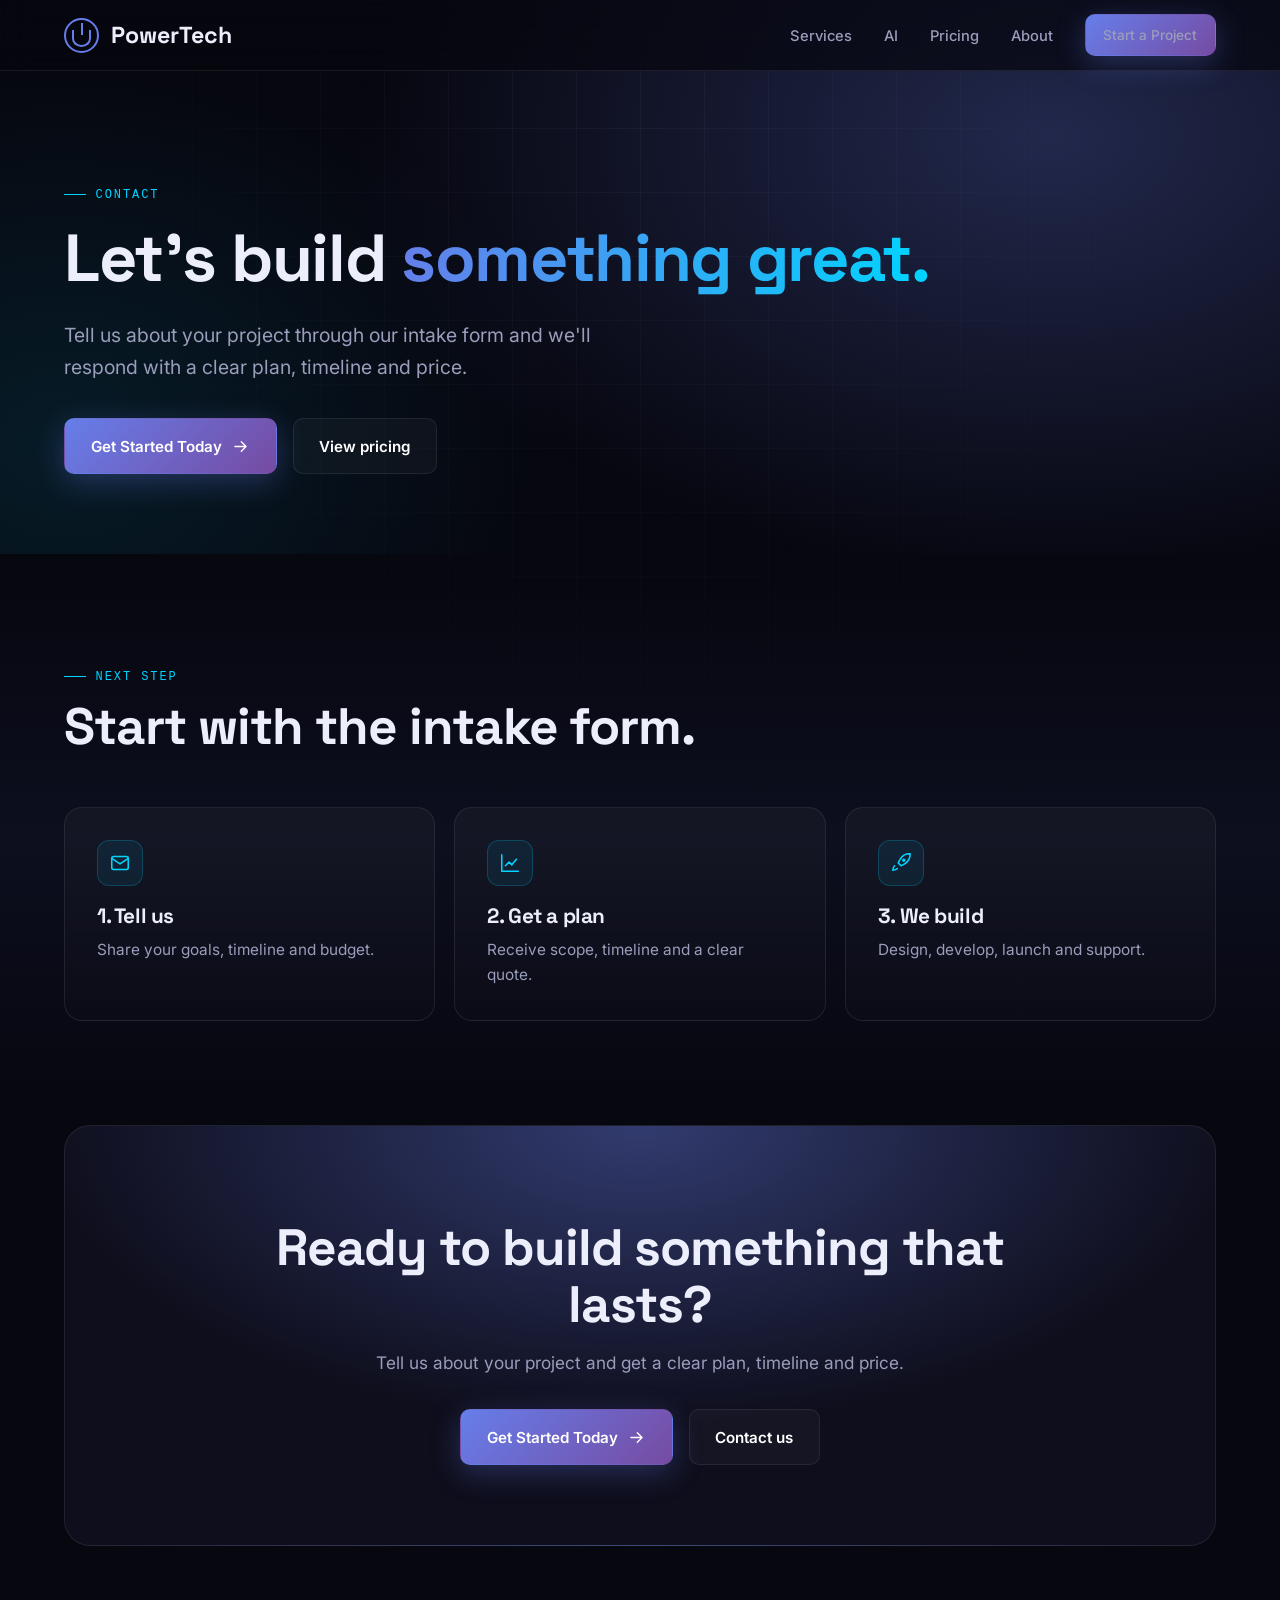
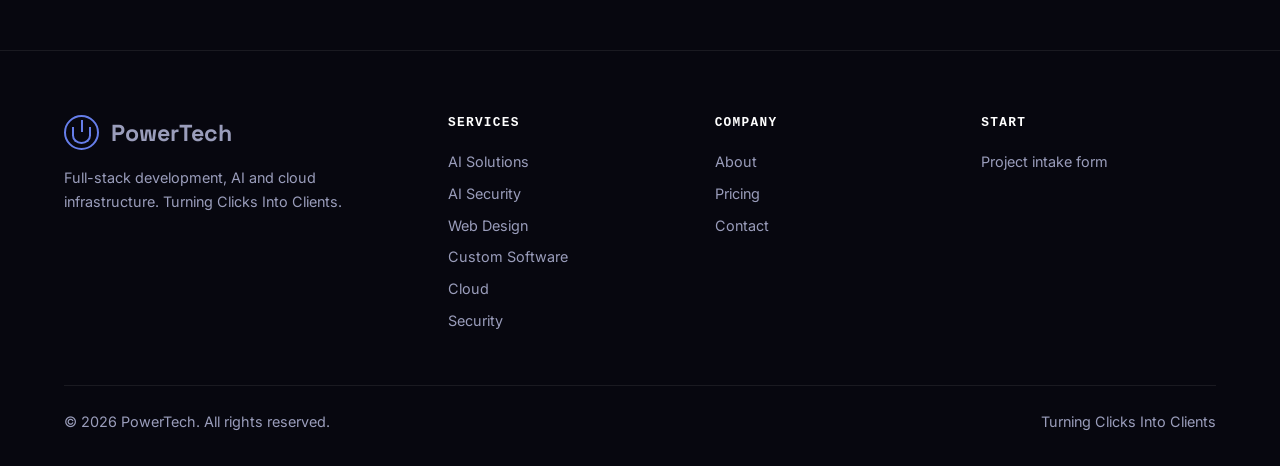
<file: contact.html>
<!DOCTYPE html>
<html lang="en"><head><meta charset="UTF-8"><meta name="viewport" content="width=device-width, initial-scale=1.0">
<title>Contact PowerTech | Start Your Project</title><meta name="description" content="Tell us about your web, software, AI or cloud project and get a clear plan, timeline and quote."><meta name="robots" content="index, follow, max-image-preview:large"><meta name="theme-color" content="#07070f">
<meta property="og:type" content="website"><meta property="og:title" content="Contact PowerTech | Start Your Project"><meta property="og:description" content="Tell us about your web, software, AI or cloud project and get a clear plan, timeline and quote."><meta property="og:site_name" content="PowerTech"><meta name="twitter:card" content="summary_large_image">
<link rel="preconnect" href="https://fonts.googleapis.com"><link rel="preconnect" href="https://fonts.gstatic.com" crossorigin>
<link href="https://fonts.googleapis.com/css2?family=Inter:wght@400;500;600;700&family=Space+Grotesk:wght@500;700&display=swap" rel="stylesheet">
<link rel="icon" href="favicon.svg" type="image/svg+xml"><link rel="icon" href="favicon.ico" sizes="48x48"><link rel="apple-touch-icon" href="apple-touch-icon.png"><link rel="stylesheet" href="css/style.css"></head><body>
<nav aria-label="Main"><div class="wrap nav"><a href="index.html" class="logo-nav" aria-label="PowerTech home"><div class="power-icon-small"></div>PowerTech</a>
<button class="burger" id="burger" aria-label="Menu" aria-expanded="false"><svg class="i" viewBox="0 0 24 24" aria-hidden="true"><path d="M4 7h16M4 12h16M4 17h16"/></svg></button>
<ul class="links" id="links"><li class="dd"><a href="index.html#services">Services</a><ul><li><a href="ai.html"><svg class="i" viewBox="0 0 24 24" aria-hidden="true"><rect x="5" y="5" width="14" height="14" rx="2"/><rect x="9" y="9" width="6" height="6"/><path d="M9 2v3M15 2v3M9 19v3M15 19v3M2 9h3M2 15h3M19 9h3M19 15h3"/></svg>AI Solutions</a></li><li><a href="ai-security.html"><svg class="i" viewBox="0 0 24 24" aria-hidden="true"><path d="M2 12s4-7 10-7 10 7 10 7-4 7-10 7S2 12 2 12z"/><circle cx="12" cy="12" r="3"/></svg>AI Security</a></li><li><a href="web.html"><svg class="i" viewBox="0 0 24 24" aria-hidden="true"><circle cx="12" cy="12" r="10"/><path d="M2 12h20M12 2a15 15 0 0 1 0 20 15 15 0 0 1 0-20"/></svg>Web Design</a></li><li><a href="software.html"><svg class="i" viewBox="0 0 24 24" aria-hidden="true"><path d="m16 18 6-6-6-6M8 6l-6 6 6 6"/></svg>Custom Software</a></li><li><a href="cloud.html"><svg class="i" viewBox="0 0 24 24" aria-hidden="true"><path d="M17.5 19a4.5 4.5 0 1 0-1-8.9A6 6 0 0 0 5 11.5 4 4 0 0 0 6 19z"/></svg>Cloud</a></li><li><a href="security.html"><svg class="i" viewBox="0 0 24 24" aria-hidden="true"><path d="M12 22s8-4 8-10V5l-8-3-8 3v7c0 6 8 10 8 10z"/><path d="m9 12 2 2 4-4"/></svg>Security</a></li></ul></li>
<li><a href="ai.html">AI</a></li><li><a href="web.html#pricing">Pricing</a></li><li><a href="about.html">About</a></li>
<li><a class="btn sm" href="contact.html">Start a Project</a></li></ul></div></nav><main><header class="hero sm"><div class="wrap"><div><span class="tag">Contact</span><h1>Let's build <span class="grad">something great.</span></h1><p class="lead">Tell us about your project through our intake form and we'll respond with a clear plan, timeline and price.</p><div class="row"><a class="btn" href="https://docs.google.com/forms/d/e/1FAIpQLSdeZOZp3qWbe34Wrys9zmXmFV5GBub_JHwXFmxEWY1kunA5tg/viewform?usp=header" target="_blank" rel="noopener">Get Started Today <svg class="i" viewBox="0 0 24 24" aria-hidden="true"><path d="M5 12h14M13 6l6 6-6 6"/></svg></a><a class="btn ghost" href="web.html#pricing">View pricing</a></div></div></div></header><section class="band"><div class="wrap"><div class="reveal"><span class="tag">Next step</span><h2 class="t">Start with the intake form.</h2></div><div class="grid g3"><div class="card reveal"><div class="ico"><svg class="i" viewBox="0 0 24 24" aria-hidden="true"><rect x="3" y="5" width="18" height="14" rx="2"/><path d="m3 7 9 6 9-6"/></svg></div><h3>1. Tell us</h3><p>Share your goals, timeline and budget.</p></div><div class="card reveal"><div class="ico"><svg class="i" viewBox="0 0 24 24" aria-hidden="true"><path d="M3 3v18h18M7 15l4-4 3 3 5-6"/></svg></div><h3>2. Get a plan</h3><p>Receive scope, timeline and a clear quote.</p></div><div class="card reveal"><div class="ico"><svg class="i" viewBox="0 0 24 24" aria-hidden="true"><path d="M5 15c-1.5 1.3-2 5-2 5s3.7-.5 5-2M12 15l-3-3a22 22 0 0 1 2-4 12 12 0 0 1 11-6c0 3-1 8-6 11a22 22 0 0 1-4 2z"/><circle cx="15" cy="9" r="1"/></svg></div><h3>3. We build</h3><p>Design, develop, launch and support.</p></div></div></div></section><section style="padding-top:0"><div class="wrap"><div class="cta reveal"><h2 class="t">Ready to build something that lasts?</h2><p class="sub">Tell us about your project and get a clear plan, timeline and price.</p><div class="row"><a class="btn" href="https://docs.google.com/forms/d/e/1FAIpQLSdeZOZp3qWbe34Wrys9zmXmFV5GBub_JHwXFmxEWY1kunA5tg/viewform?usp=header" target="_blank" rel="noopener">Get Started Today <svg class="i" viewBox="0 0 24 24" aria-hidden="true"><path d="M5 12h14M13 6l6 6-6 6"/></svg></a><a class="btn ghost" href="contact.html">Contact us</a></div></div></div></section></main><footer><div class="wrap"><div class="fg"><div><a href="index.html" class="logo-nav"><div class="power-icon-small"></div>PowerTech</a><p style="margin-top:1rem;max-width:280px">Full-stack development, AI and cloud infrastructure. Turning Clicks Into Clients.</p></div>
<div><h4>Services</h4><ul><li><a href="ai.html">AI Solutions</a></li><li><a href="ai-security.html">AI Security</a></li><li><a href="web.html">Web Design</a></li><li><a href="software.html">Custom Software</a></li><li><a href="cloud.html">Cloud</a></li><li><a href="security.html">Security</a></li></ul></div>
<div><h4>Company</h4><ul><li><a href="about.html">About</a></li><li><a href="web.html#pricing">Pricing</a></li><li><a href="contact.html">Contact</a></li></ul></div>
<div><h4>Start</h4><ul><li><a href="https://docs.google.com/forms/d/e/1FAIpQLSdeZOZp3qWbe34Wrys9zmXmFV5GBub_JHwXFmxEWY1kunA5tg/viewform?usp=header" target="_blank" rel="noopener">Project intake form</a></li></ul></div></div>
<div class="copy"><span>© 2026 PowerTech. All rights reserved.</span><span>Turning Clicks Into Clients</span></div></div></footer><script src="js/main.js" defer></script></body></html>
</file>
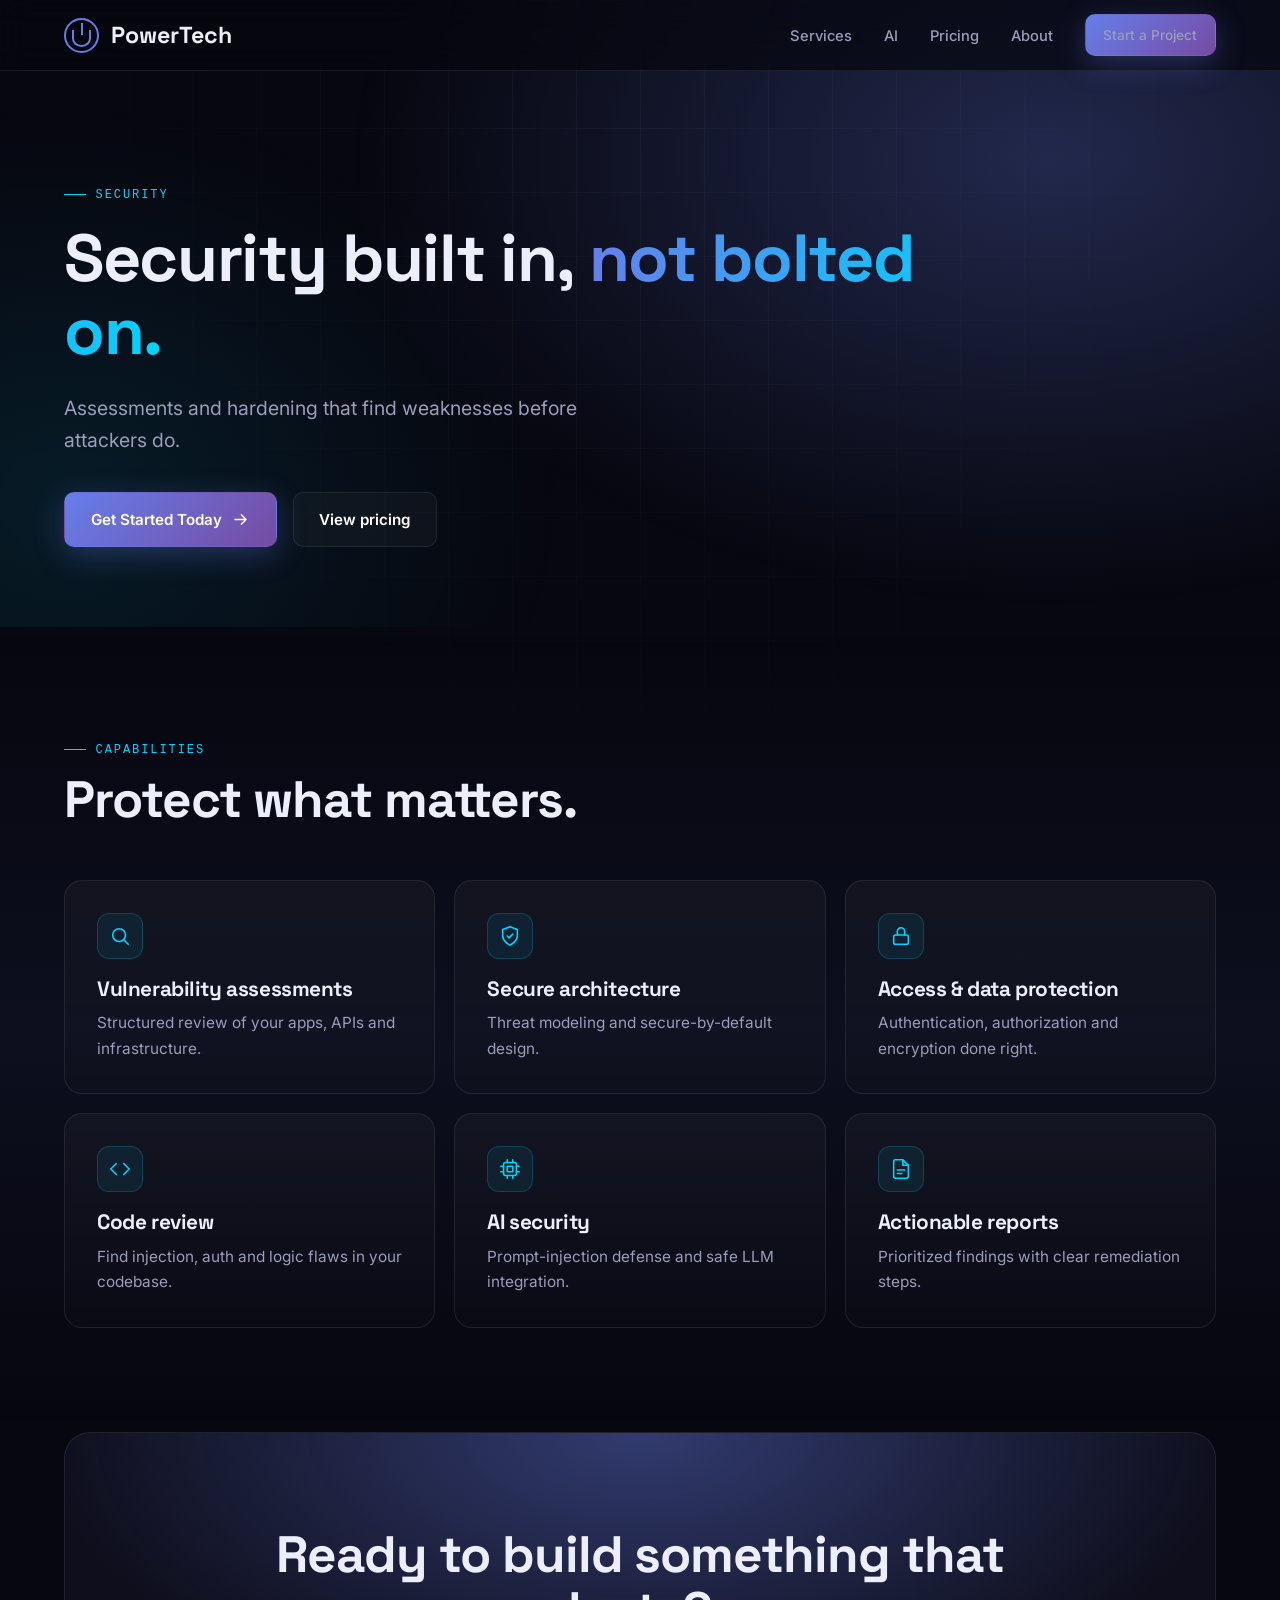
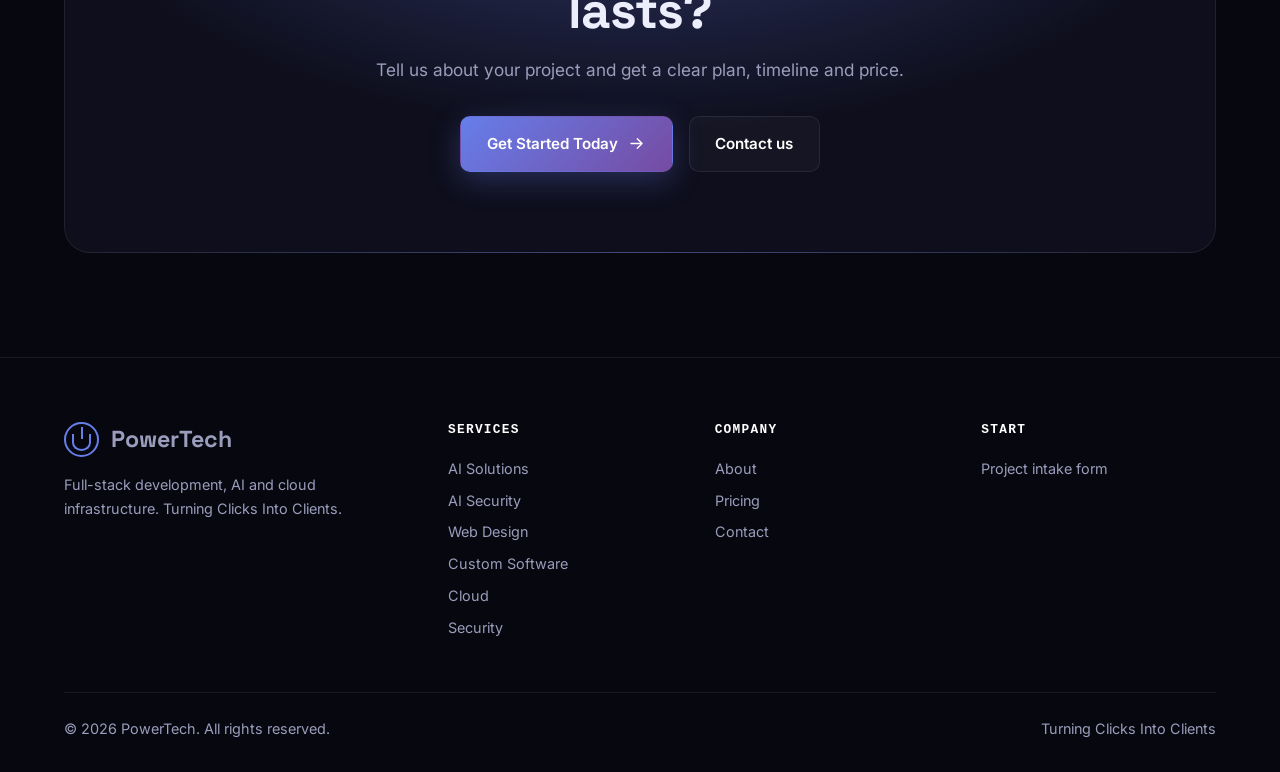
<file: security.html>
<!DOCTYPE html>
<html lang="en"><head><meta charset="UTF-8"><meta name="viewport" content="width=device-width, initial-scale=1.0">
<title>Cybersecurity & Security Audits | PowerTech</title><meta name="description" content="Security audits, vulnerability assessments and secure architecture to protect your business and customer data."><meta name="robots" content="index, follow, max-image-preview:large"><meta name="theme-color" content="#07070f">
<meta property="og:type" content="website"><meta property="og:title" content="Cybersecurity & Security Audits | PowerTech"><meta property="og:description" content="Security audits, vulnerability assessments and secure architecture to protect your business and customer data."><meta property="og:site_name" content="PowerTech"><meta name="twitter:card" content="summary_large_image">
<link rel="preconnect" href="https://fonts.googleapis.com"><link rel="preconnect" href="https://fonts.gstatic.com" crossorigin>
<link href="https://fonts.googleapis.com/css2?family=Inter:wght@400;500;600;700&family=Space+Grotesk:wght@500;700&display=swap" rel="stylesheet">
<link rel="icon" href="favicon.svg" type="image/svg+xml"><link rel="icon" href="favicon.ico" sizes="48x48"><link rel="apple-touch-icon" href="apple-touch-icon.png"><link rel="stylesheet" href="css/style.css"></head><body>
<nav aria-label="Main"><div class="wrap nav"><a href="index.html" class="logo-nav" aria-label="PowerTech home"><div class="power-icon-small"></div>PowerTech</a>
<button class="burger" id="burger" aria-label="Menu" aria-expanded="false"><svg class="i" viewBox="0 0 24 24" aria-hidden="true"><path d="M4 7h16M4 12h16M4 17h16"/></svg></button>
<ul class="links" id="links"><li class="dd"><a href="index.html#services">Services</a><ul><li><a href="ai.html"><svg class="i" viewBox="0 0 24 24" aria-hidden="true"><rect x="5" y="5" width="14" height="14" rx="2"/><rect x="9" y="9" width="6" height="6"/><path d="M9 2v3M15 2v3M9 19v3M15 19v3M2 9h3M2 15h3M19 9h3M19 15h3"/></svg>AI Solutions</a></li><li><a href="ai-security.html"><svg class="i" viewBox="0 0 24 24" aria-hidden="true"><path d="M2 12s4-7 10-7 10 7 10 7-4 7-10 7S2 12 2 12z"/><circle cx="12" cy="12" r="3"/></svg>AI Security</a></li><li><a href="web.html"><svg class="i" viewBox="0 0 24 24" aria-hidden="true"><circle cx="12" cy="12" r="10"/><path d="M2 12h20M12 2a15 15 0 0 1 0 20 15 15 0 0 1 0-20"/></svg>Web Design</a></li><li><a href="software.html"><svg class="i" viewBox="0 0 24 24" aria-hidden="true"><path d="m16 18 6-6-6-6M8 6l-6 6 6 6"/></svg>Custom Software</a></li><li><a href="cloud.html"><svg class="i" viewBox="0 0 24 24" aria-hidden="true"><path d="M17.5 19a4.5 4.5 0 1 0-1-8.9A6 6 0 0 0 5 11.5 4 4 0 0 0 6 19z"/></svg>Cloud</a></li><li><a href="security.html"><svg class="i" viewBox="0 0 24 24" aria-hidden="true"><path d="M12 22s8-4 8-10V5l-8-3-8 3v7c0 6 8 10 8 10z"/><path d="m9 12 2 2 4-4"/></svg>Security</a></li></ul></li>
<li><a href="ai.html">AI</a></li><li><a href="web.html#pricing">Pricing</a></li><li><a href="about.html">About</a></li>
<li><a class="btn sm" href="contact.html">Start a Project</a></li></ul></div></nav><main><header class="hero sm"><div class="wrap"><div><span class="tag">Security</span><h1>Security built in, <span class="grad">not bolted on.</span></h1><p class="lead">Assessments and hardening that find weaknesses before attackers do.</p><div class="row"><a class="btn" href="https://docs.google.com/forms/d/e/1FAIpQLSdeZOZp3qWbe34Wrys9zmXmFV5GBub_JHwXFmxEWY1kunA5tg/viewform?usp=header" target="_blank" rel="noopener">Get Started Today <svg class="i" viewBox="0 0 24 24" aria-hidden="true"><path d="M5 12h14M13 6l6 6-6 6"/></svg></a><a class="btn ghost" href="web.html#pricing">View pricing</a></div></div></div></header><section class="band"><div class="wrap"><div class="reveal"><span class="tag">Capabilities</span><h2 class="t">Protect what matters.</h2></div><div class="grid g3"><article class="card reveal"><div class="ico"><svg class="i" viewBox="0 0 24 24" aria-hidden="true"><circle cx="11" cy="11" r="7"/><path d="m21 21-4.3-4.3"/></svg></div><h3>Vulnerability assessments</h3><p>Structured review of your apps, APIs and infrastructure.</p></article><article class="card reveal"><div class="ico"><svg class="i" viewBox="0 0 24 24" aria-hidden="true"><path d="M12 22s8-4 8-10V5l-8-3-8 3v7c0 6 8 10 8 10z"/><path d="m9 12 2 2 4-4"/></svg></div><h3>Secure architecture</h3><p>Threat modeling and secure-by-default design.</p></article><article class="card reveal"><div class="ico"><svg class="i" viewBox="0 0 24 24" aria-hidden="true"><rect x="4" y="11" width="16" height="10" rx="2"/><path d="M8 11V7a4 4 0 0 1 8 0v4"/></svg></div><h3>Access & data protection</h3><p>Authentication, authorization and encryption done right.</p></article><article class="card reveal"><div class="ico"><svg class="i" viewBox="0 0 24 24" aria-hidden="true"><path d="m16 18 6-6-6-6M8 6l-6 6 6 6"/></svg></div><h3>Code review</h3><p>Find injection, auth and logic flaws in your codebase.</p></article><article class="card reveal"><div class="ico"><svg class="i" viewBox="0 0 24 24" aria-hidden="true"><rect x="5" y="5" width="14" height="14" rx="2"/><rect x="9" y="9" width="6" height="6"/><path d="M9 2v3M15 2v3M9 19v3M15 19v3M2 9h3M2 15h3M19 9h3M19 15h3"/></svg></div><h3>AI security</h3><p>Prompt-injection defense and safe LLM integration.</p></article><article class="card reveal"><div class="ico"><svg class="i" viewBox="0 0 24 24" aria-hidden="true"><path d="M14 2H6a2 2 0 0 0-2 2v16a2 2 0 0 0 2 2h12a2 2 0 0 0 2-2V8z"/><path d="M14 2v6h6M8 13h8M8 17h5"/></svg></div><h3>Actionable reports</h3><p>Prioritized findings with clear remediation steps.</p></article></div></div></section><section style="padding-top:0"><div class="wrap"><div class="cta reveal"><h2 class="t">Ready to build something that lasts?</h2><p class="sub">Tell us about your project and get a clear plan, timeline and price.</p><div class="row"><a class="btn" href="https://docs.google.com/forms/d/e/1FAIpQLSdeZOZp3qWbe34Wrys9zmXmFV5GBub_JHwXFmxEWY1kunA5tg/viewform?usp=header" target="_blank" rel="noopener">Get Started Today <svg class="i" viewBox="0 0 24 24" aria-hidden="true"><path d="M5 12h14M13 6l6 6-6 6"/></svg></a><a class="btn ghost" href="contact.html">Contact us</a></div></div></div></section></main><footer><div class="wrap"><div class="fg"><div><a href="index.html" class="logo-nav"><div class="power-icon-small"></div>PowerTech</a><p style="margin-top:1rem;max-width:280px">Full-stack development, AI and cloud infrastructure. Turning Clicks Into Clients.</p></div>
<div><h4>Services</h4><ul><li><a href="ai.html">AI Solutions</a></li><li><a href="ai-security.html">AI Security</a></li><li><a href="web.html">Web Design</a></li><li><a href="software.html">Custom Software</a></li><li><a href="cloud.html">Cloud</a></li><li><a href="security.html">Security</a></li></ul></div>
<div><h4>Company</h4><ul><li><a href="about.html">About</a></li><li><a href="web.html#pricing">Pricing</a></li><li><a href="contact.html">Contact</a></li></ul></div>
<div><h4>Start</h4><ul><li><a href="https://docs.google.com/forms/d/e/1FAIpQLSdeZOZp3qWbe34Wrys9zmXmFV5GBub_JHwXFmxEWY1kunA5tg/viewform?usp=header" target="_blank" rel="noopener">Project intake form</a></li></ul></div></div>
<div class="copy"><span>© 2026 PowerTech. All rights reserved.</span><span>Turning Clicks Into Clients</span></div></div></footer><script src="js/main.js" defer></script></body></html>
</file>
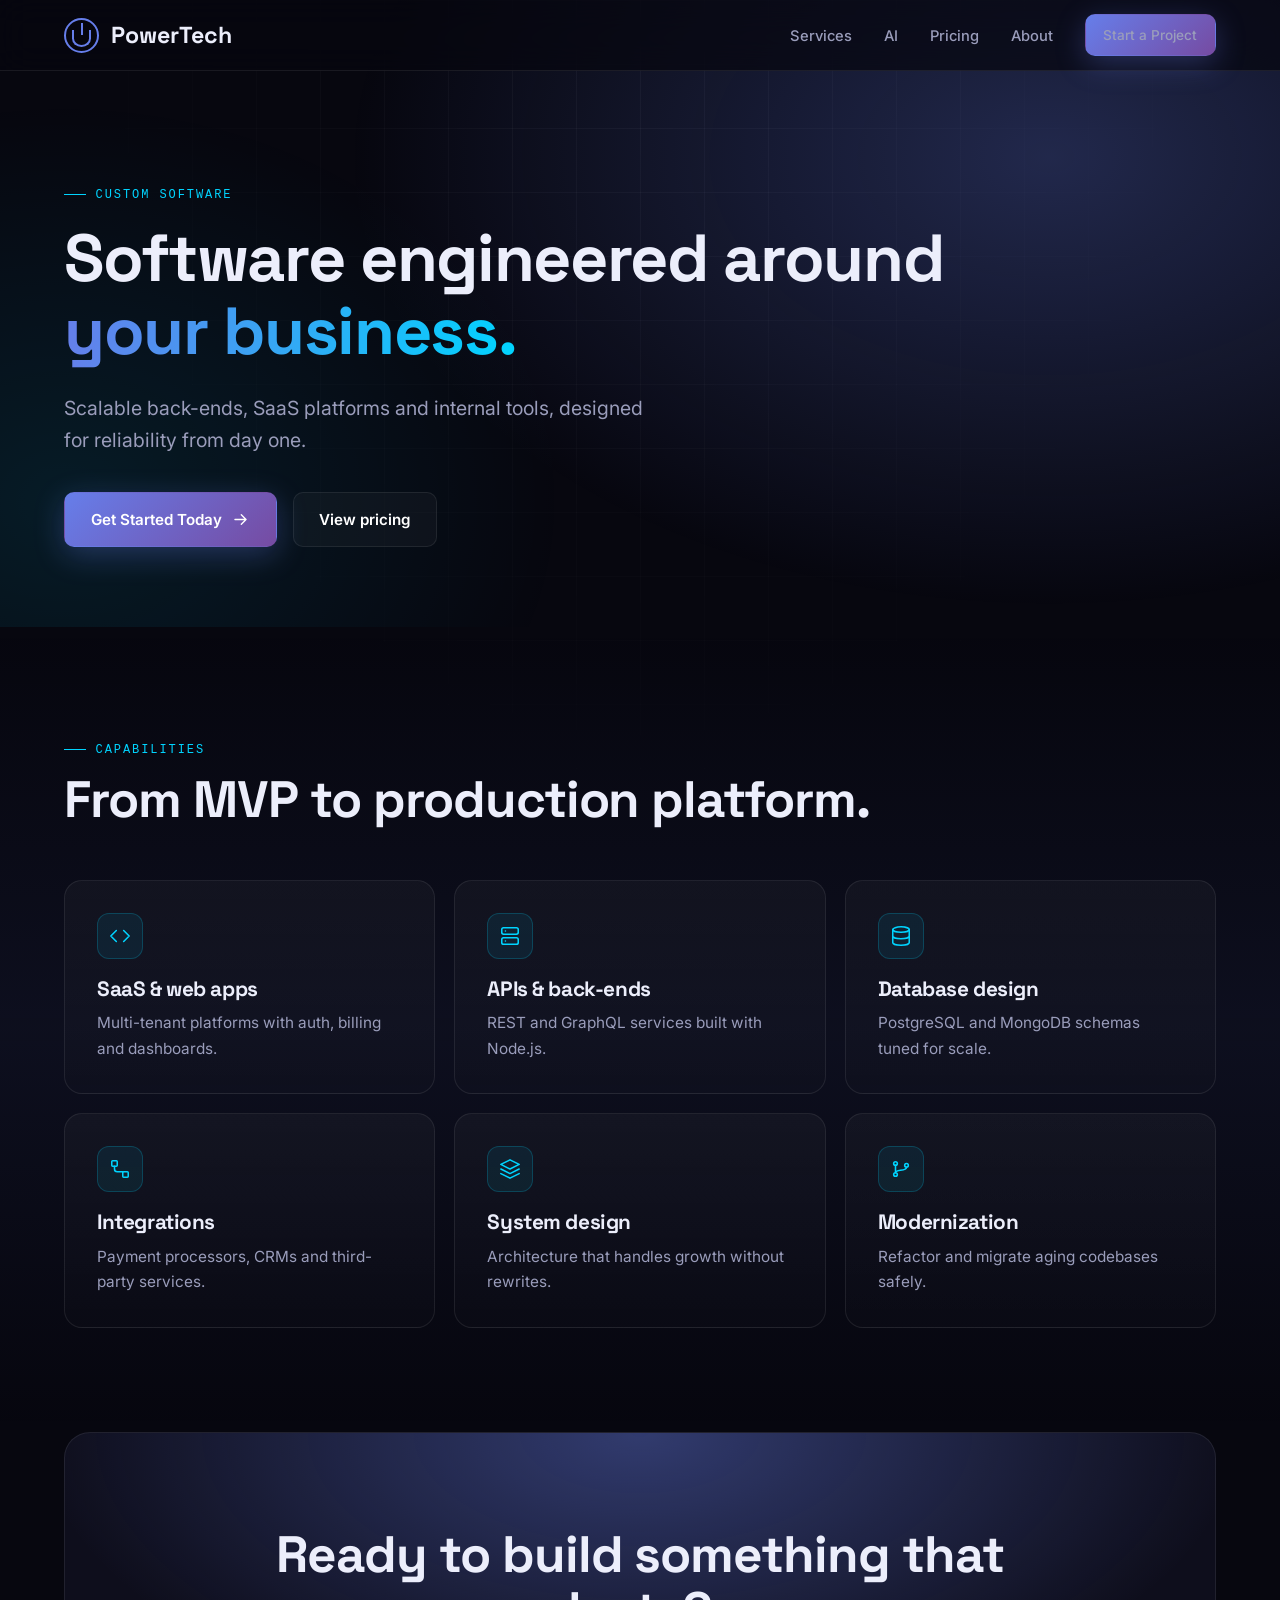
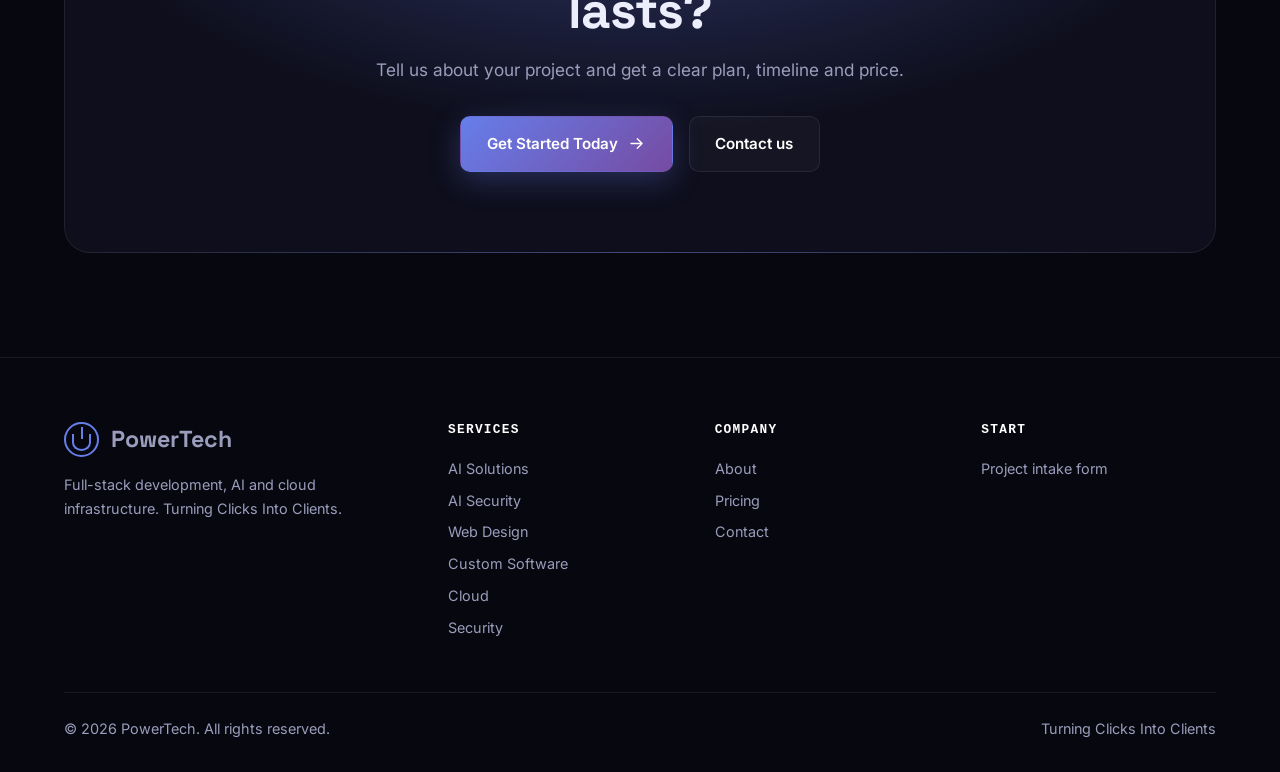
<file: software.html>
<!DOCTYPE html>
<html lang="en"><head><meta charset="UTF-8"><meta name="viewport" content="width=device-width, initial-scale=1.0">
<title>Custom Software Development | PowerTech</title><meta name="description" content="Custom back-ends, SaaS platforms, APIs and integrations built with Node.js, PostgreSQL and MongoDB."><meta name="robots" content="index, follow, max-image-preview:large"><meta name="theme-color" content="#07070f">
<meta property="og:type" content="website"><meta property="og:title" content="Custom Software Development | PowerTech"><meta property="og:description" content="Custom back-ends, SaaS platforms, APIs and integrations built with Node.js, PostgreSQL and MongoDB."><meta property="og:site_name" content="PowerTech"><meta name="twitter:card" content="summary_large_image">
<link rel="preconnect" href="https://fonts.googleapis.com"><link rel="preconnect" href="https://fonts.gstatic.com" crossorigin>
<link href="https://fonts.googleapis.com/css2?family=Inter:wght@400;500;600;700&family=Space+Grotesk:wght@500;700&display=swap" rel="stylesheet">
<link rel="icon" href="favicon.svg" type="image/svg+xml"><link rel="icon" href="favicon.ico" sizes="48x48"><link rel="apple-touch-icon" href="apple-touch-icon.png"><link rel="stylesheet" href="css/style.css"></head><body>
<nav aria-label="Main"><div class="wrap nav"><a href="index.html" class="logo-nav" aria-label="PowerTech home"><div class="power-icon-small"></div>PowerTech</a>
<button class="burger" id="burger" aria-label="Menu" aria-expanded="false"><svg class="i" viewBox="0 0 24 24" aria-hidden="true"><path d="M4 7h16M4 12h16M4 17h16"/></svg></button>
<ul class="links" id="links"><li class="dd"><a href="index.html#services">Services</a><ul><li><a href="ai.html"><svg class="i" viewBox="0 0 24 24" aria-hidden="true"><rect x="5" y="5" width="14" height="14" rx="2"/><rect x="9" y="9" width="6" height="6"/><path d="M9 2v3M15 2v3M9 19v3M15 19v3M2 9h3M2 15h3M19 9h3M19 15h3"/></svg>AI Solutions</a></li><li><a href="ai-security.html"><svg class="i" viewBox="0 0 24 24" aria-hidden="true"><path d="M2 12s4-7 10-7 10 7 10 7-4 7-10 7S2 12 2 12z"/><circle cx="12" cy="12" r="3"/></svg>AI Security</a></li><li><a href="web.html"><svg class="i" viewBox="0 0 24 24" aria-hidden="true"><circle cx="12" cy="12" r="10"/><path d="M2 12h20M12 2a15 15 0 0 1 0 20 15 15 0 0 1 0-20"/></svg>Web Design</a></li><li><a href="software.html"><svg class="i" viewBox="0 0 24 24" aria-hidden="true"><path d="m16 18 6-6-6-6M8 6l-6 6 6 6"/></svg>Custom Software</a></li><li><a href="cloud.html"><svg class="i" viewBox="0 0 24 24" aria-hidden="true"><path d="M17.5 19a4.5 4.5 0 1 0-1-8.9A6 6 0 0 0 5 11.5 4 4 0 0 0 6 19z"/></svg>Cloud</a></li><li><a href="security.html"><svg class="i" viewBox="0 0 24 24" aria-hidden="true"><path d="M12 22s8-4 8-10V5l-8-3-8 3v7c0 6 8 10 8 10z"/><path d="m9 12 2 2 4-4"/></svg>Security</a></li></ul></li>
<li><a href="ai.html">AI</a></li><li><a href="web.html#pricing">Pricing</a></li><li><a href="about.html">About</a></li>
<li><a class="btn sm" href="contact.html">Start a Project</a></li></ul></div></nav><main><header class="hero sm"><div class="wrap"><div><span class="tag">Custom Software</span><h1>Software engineered around <span class="grad">your business.</span></h1><p class="lead">Scalable back-ends, SaaS platforms and internal tools, designed for reliability from day one.</p><div class="row"><a class="btn" href="https://docs.google.com/forms/d/e/1FAIpQLSdeZOZp3qWbe34Wrys9zmXmFV5GBub_JHwXFmxEWY1kunA5tg/viewform?usp=header" target="_blank" rel="noopener">Get Started Today <svg class="i" viewBox="0 0 24 24" aria-hidden="true"><path d="M5 12h14M13 6l6 6-6 6"/></svg></a><a class="btn ghost" href="web.html#pricing">View pricing</a></div></div></div></header><section class="band"><div class="wrap"><div class="reveal"><span class="tag">Capabilities</span><h2 class="t">From MVP to production platform.</h2></div><div class="grid g3"><article class="card reveal"><div class="ico"><svg class="i" viewBox="0 0 24 24" aria-hidden="true"><path d="m16 18 6-6-6-6M8 6l-6 6 6 6"/></svg></div><h3>SaaS & web apps</h3><p>Multi-tenant platforms with auth, billing and dashboards.</p></article><article class="card reveal"><div class="ico"><svg class="i" viewBox="0 0 24 24" aria-hidden="true"><rect x="3" y="3" width="18" height="7" rx="2"/><rect x="3" y="14" width="18" height="7" rx="2"/><path d="M7 6.5h.01M7 17.5h.01"/></svg></div><h3>APIs & back-ends</h3><p>REST and GraphQL services built with Node.js.</p></article><article class="card reveal"><div class="ico"><svg class="i" viewBox="0 0 24 24" aria-hidden="true"><ellipse cx="12" cy="5" rx="9" ry="3"/><path d="M3 5v14c0 1.7 4 3 9 3s9-1.3 9-3V5M3 12c0 1.7 4 3 9 3s9-1.3 9-3"/></svg></div><h3>Database design</h3><p>PostgreSQL and MongoDB schemas tuned for scale.</p></article><article class="card reveal"><div class="ico"><svg class="i" viewBox="0 0 24 24" aria-hidden="true"><rect x="3" y="3" width="6" height="6" rx="1"/><rect x="15" y="15" width="6" height="6" rx="1"/><path d="M6 9v3a3 3 0 0 0 3 3h6"/></svg></div><h3>Integrations</h3><p>Payment processors, CRMs and third-party services.</p></article><article class="card reveal"><div class="ico"><svg class="i" viewBox="0 0 24 24" aria-hidden="true"><path d="m12 2 10 5-10 5L2 7z"/><path d="m2 17 10 5 10-5M2 12l10 5 10-5"/></svg></div><h3>System design</h3><p>Architecture that handles growth without rewrites.</p></article><article class="card reveal"><div class="ico"><svg class="i" viewBox="0 0 24 24" aria-hidden="true"><circle cx="6" cy="6" r="2"/><circle cx="6" cy="18" r="2"/><circle cx="18" cy="8" r="2"/><path d="M6 8v8M18 10c0 5-12 2-12 6"/></svg></div><h3>Modernization</h3><p>Refactor and migrate aging codebases safely.</p></article></div></div></section><section style="padding-top:0"><div class="wrap"><div class="cta reveal"><h2 class="t">Ready to build something that lasts?</h2><p class="sub">Tell us about your project and get a clear plan, timeline and price.</p><div class="row"><a class="btn" href="https://docs.google.com/forms/d/e/1FAIpQLSdeZOZp3qWbe34Wrys9zmXmFV5GBub_JHwXFmxEWY1kunA5tg/viewform?usp=header" target="_blank" rel="noopener">Get Started Today <svg class="i" viewBox="0 0 24 24" aria-hidden="true"><path d="M5 12h14M13 6l6 6-6 6"/></svg></a><a class="btn ghost" href="contact.html">Contact us</a></div></div></div></section></main><footer><div class="wrap"><div class="fg"><div><a href="index.html" class="logo-nav"><div class="power-icon-small"></div>PowerTech</a><p style="margin-top:1rem;max-width:280px">Full-stack development, AI and cloud infrastructure. Turning Clicks Into Clients.</p></div>
<div><h4>Services</h4><ul><li><a href="ai.html">AI Solutions</a></li><li><a href="ai-security.html">AI Security</a></li><li><a href="web.html">Web Design</a></li><li><a href="software.html">Custom Software</a></li><li><a href="cloud.html">Cloud</a></li><li><a href="security.html">Security</a></li></ul></div>
<div><h4>Company</h4><ul><li><a href="about.html">About</a></li><li><a href="web.html#pricing">Pricing</a></li><li><a href="contact.html">Contact</a></li></ul></div>
<div><h4>Start</h4><ul><li><a href="https://docs.google.com/forms/d/e/1FAIpQLSdeZOZp3qWbe34Wrys9zmXmFV5GBub_JHwXFmxEWY1kunA5tg/viewform?usp=header" target="_blank" rel="noopener">Project intake form</a></li></ul></div></div>
<div class="copy"><span>© 2026 PowerTech. All rights reserved.</span><span>Turning Clicks Into Clients</span></div></div></footer><script src="js/main.js" defer></script></body></html>
</file>
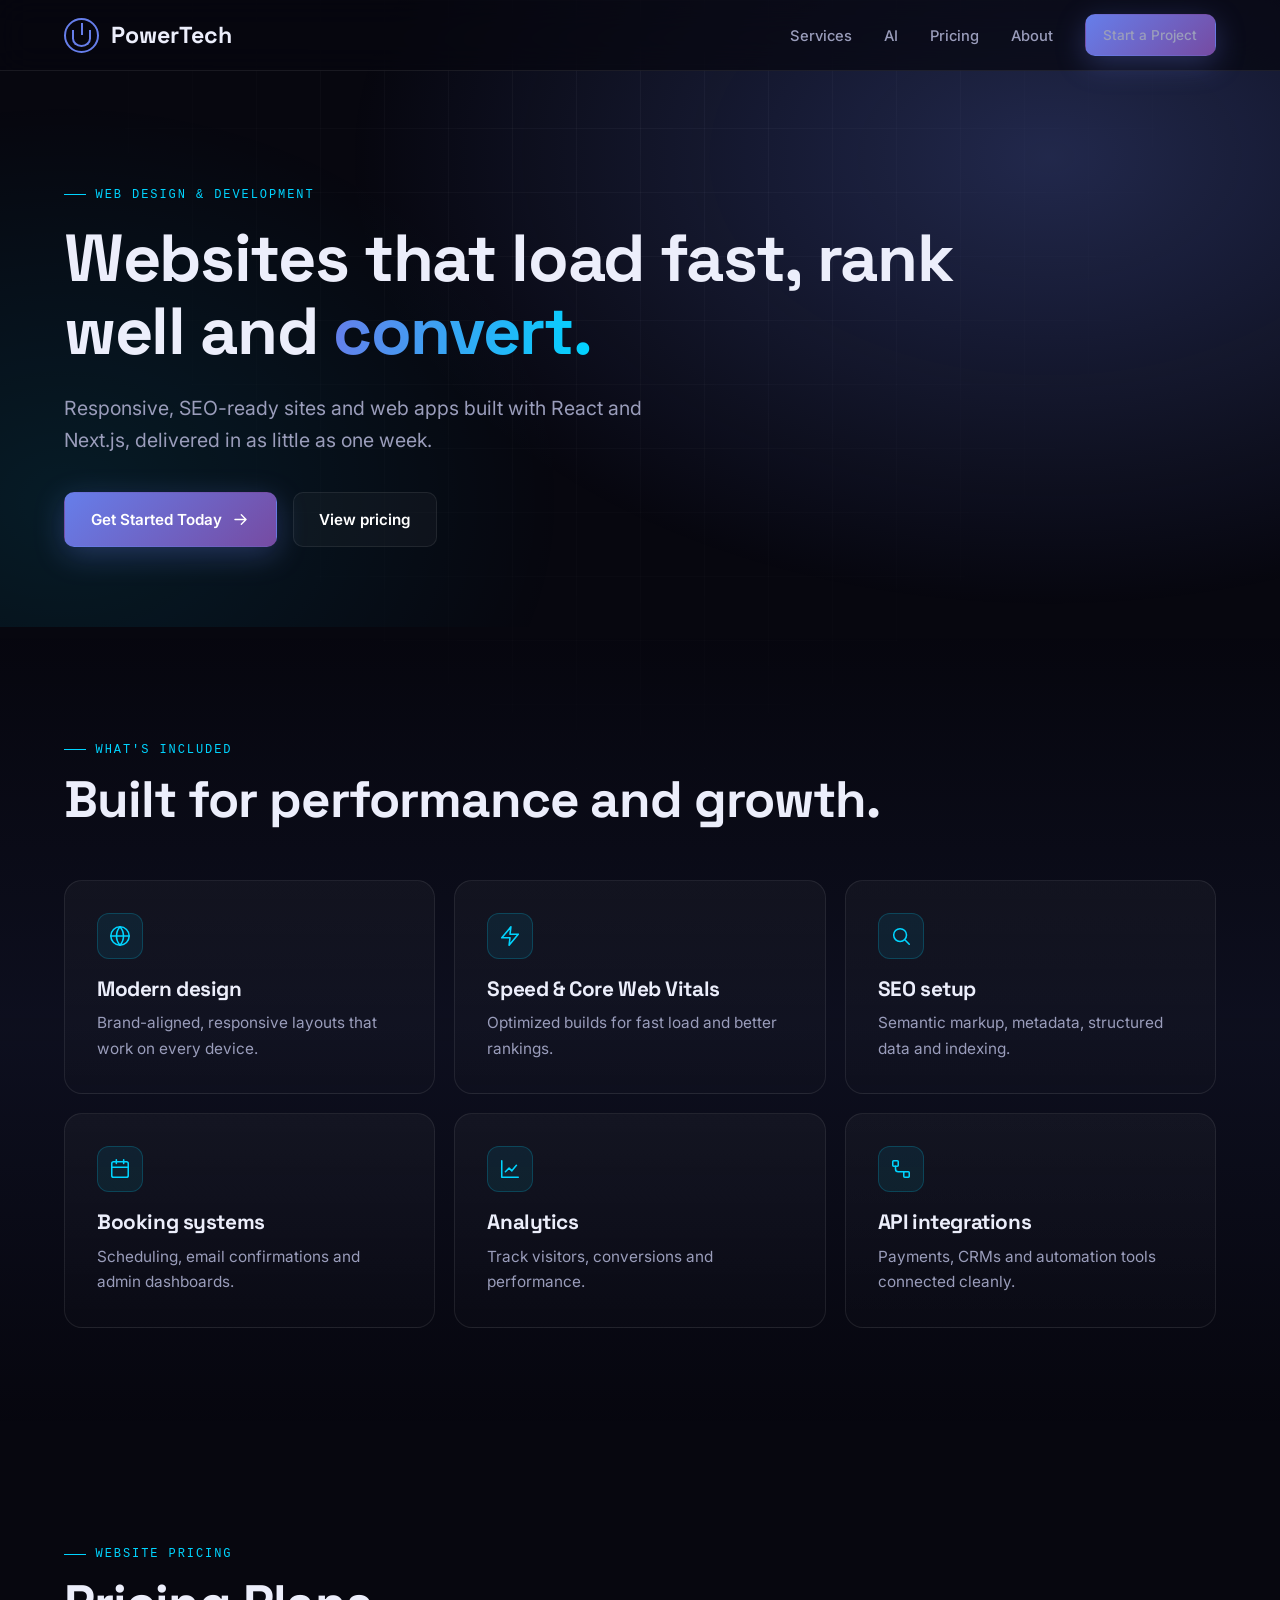
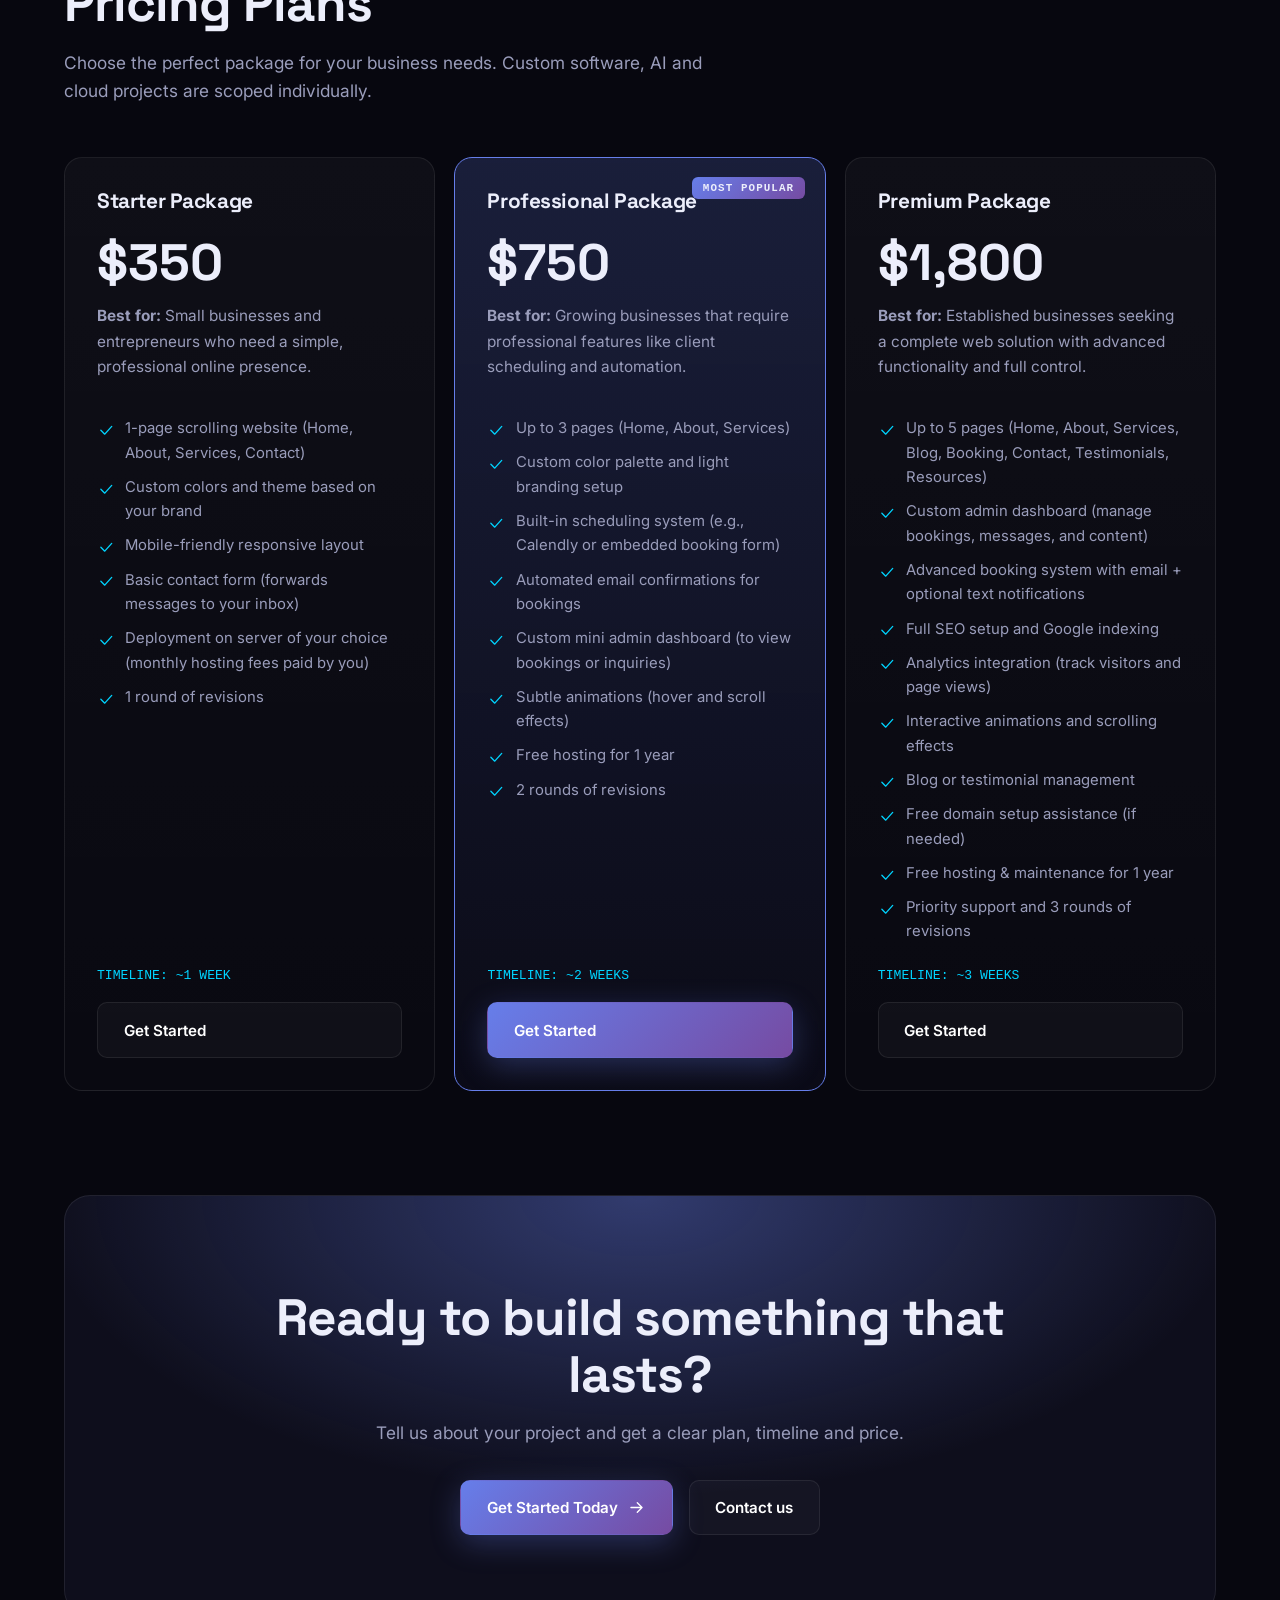
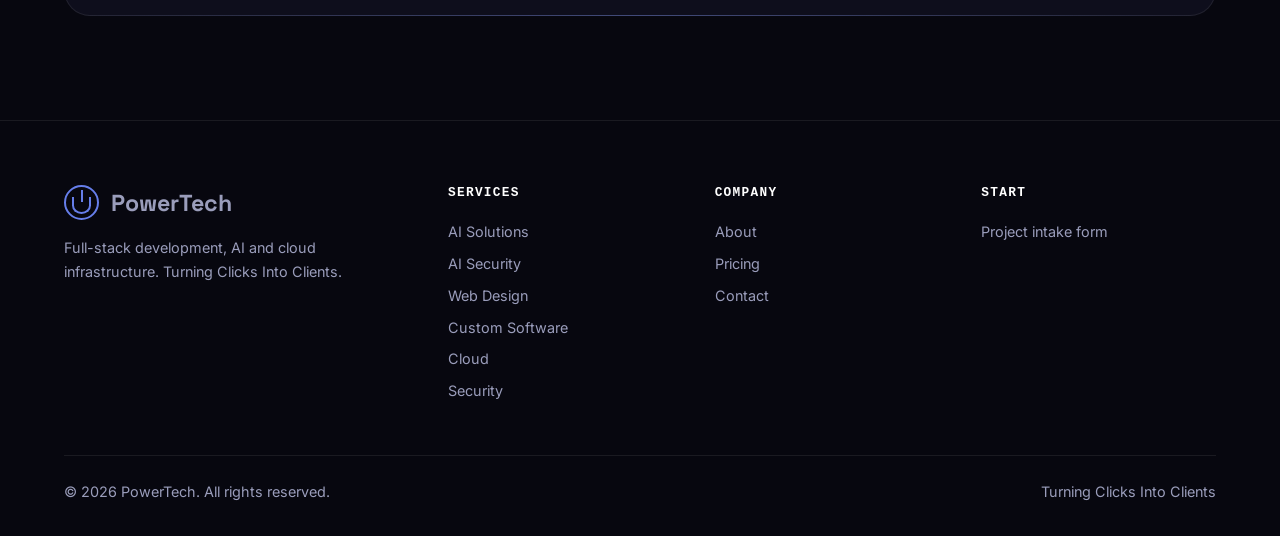
<file: web.html>
<!DOCTYPE html>
<html lang="en"><head><meta charset="UTF-8"><meta name="viewport" content="width=device-width, initial-scale=1.0">
<title>Web Design & Development | PowerTech</title><meta name="description" content="Modern, fast, SEO-ready websites and web apps with booking systems, admin dashboards and analytics. Packages from $350."><meta name="robots" content="index, follow, max-image-preview:large"><meta name="theme-color" content="#07070f">
<meta property="og:type" content="website"><meta property="og:title" content="Web Design & Development | PowerTech"><meta property="og:description" content="Modern, fast, SEO-ready websites and web apps with booking systems, admin dashboards and analytics. Packages from $350."><meta property="og:site_name" content="PowerTech"><meta name="twitter:card" content="summary_large_image">
<link rel="preconnect" href="https://fonts.googleapis.com"><link rel="preconnect" href="https://fonts.gstatic.com" crossorigin>
<link href="https://fonts.googleapis.com/css2?family=Inter:wght@400;500;600;700&family=Space+Grotesk:wght@500;700&display=swap" rel="stylesheet">
<link rel="icon" href="favicon.svg" type="image/svg+xml"><link rel="icon" href="favicon.ico" sizes="48x48"><link rel="apple-touch-icon" href="apple-touch-icon.png"><link rel="stylesheet" href="css/style.css"></head><body>
<nav aria-label="Main"><div class="wrap nav"><a href="index.html" class="logo-nav" aria-label="PowerTech home"><div class="power-icon-small"></div>PowerTech</a>
<button class="burger" id="burger" aria-label="Menu" aria-expanded="false"><svg class="i" viewBox="0 0 24 24" aria-hidden="true"><path d="M4 7h16M4 12h16M4 17h16"/></svg></button>
<ul class="links" id="links"><li class="dd"><a href="index.html#services">Services</a><ul><li><a href="ai.html"><svg class="i" viewBox="0 0 24 24" aria-hidden="true"><rect x="5" y="5" width="14" height="14" rx="2"/><rect x="9" y="9" width="6" height="6"/><path d="M9 2v3M15 2v3M9 19v3M15 19v3M2 9h3M2 15h3M19 9h3M19 15h3"/></svg>AI Solutions</a></li><li><a href="ai-security.html"><svg class="i" viewBox="0 0 24 24" aria-hidden="true"><path d="M2 12s4-7 10-7 10 7 10 7-4 7-10 7S2 12 2 12z"/><circle cx="12" cy="12" r="3"/></svg>AI Security</a></li><li><a href="web.html"><svg class="i" viewBox="0 0 24 24" aria-hidden="true"><circle cx="12" cy="12" r="10"/><path d="M2 12h20M12 2a15 15 0 0 1 0 20 15 15 0 0 1 0-20"/></svg>Web Design</a></li><li><a href="software.html"><svg class="i" viewBox="0 0 24 24" aria-hidden="true"><path d="m16 18 6-6-6-6M8 6l-6 6 6 6"/></svg>Custom Software</a></li><li><a href="cloud.html"><svg class="i" viewBox="0 0 24 24" aria-hidden="true"><path d="M17.5 19a4.5 4.5 0 1 0-1-8.9A6 6 0 0 0 5 11.5 4 4 0 0 0 6 19z"/></svg>Cloud</a></li><li><a href="security.html"><svg class="i" viewBox="0 0 24 24" aria-hidden="true"><path d="M12 22s8-4 8-10V5l-8-3-8 3v7c0 6 8 10 8 10z"/><path d="m9 12 2 2 4-4"/></svg>Security</a></li></ul></li>
<li><a href="ai.html">AI</a></li><li><a href="web.html#pricing">Pricing</a></li><li><a href="about.html">About</a></li>
<li><a class="btn sm" href="contact.html">Start a Project</a></li></ul></div></nav><main><header class="hero sm"><div class="wrap"><div><span class="tag">Web Design & Development</span><h1>Websites that load fast, rank well and <span class="grad">convert.</span></h1><p class="lead">Responsive, SEO-ready sites and web apps built with React and Next.js, delivered in as little as one week.</p><div class="row"><a class="btn" href="https://docs.google.com/forms/d/e/1FAIpQLSdeZOZp3qWbe34Wrys9zmXmFV5GBub_JHwXFmxEWY1kunA5tg/viewform?usp=header" target="_blank" rel="noopener">Get Started Today <svg class="i" viewBox="0 0 24 24" aria-hidden="true"><path d="M5 12h14M13 6l6 6-6 6"/></svg></a><a class="btn ghost" href="web.html#pricing">View pricing</a></div></div></div></header><section class="band"><div class="wrap"><div class="reveal"><span class="tag">What's included</span><h2 class="t">Built for performance and growth.</h2></div><div class="grid g3"><article class="card reveal"><div class="ico"><svg class="i" viewBox="0 0 24 24" aria-hidden="true"><circle cx="12" cy="12" r="10"/><path d="M2 12h20M12 2a15 15 0 0 1 0 20 15 15 0 0 1 0-20"/></svg></div><h3>Modern design</h3><p>Brand-aligned, responsive layouts that work on every device.</p></article><article class="card reveal"><div class="ico"><svg class="i" viewBox="0 0 24 24" aria-hidden="true"><path d="M13 2 3 14h9l-1 8 10-12h-9z"/></svg></div><h3>Speed & Core Web Vitals</h3><p>Optimized builds for fast load and better rankings.</p></article><article class="card reveal"><div class="ico"><svg class="i" viewBox="0 0 24 24" aria-hidden="true"><circle cx="11" cy="11" r="7"/><path d="m21 21-4.3-4.3"/></svg></div><h3>SEO setup</h3><p>Semantic markup, metadata, structured data and indexing.</p></article><article class="card reveal"><div class="ico"><svg class="i" viewBox="0 0 24 24" aria-hidden="true"><rect x="3" y="4" width="18" height="17" rx="2"/><path d="M3 10h18M8 2v4M16 2v4"/></svg></div><h3>Booking systems</h3><p>Scheduling, email confirmations and admin dashboards.</p></article><article class="card reveal"><div class="ico"><svg class="i" viewBox="0 0 24 24" aria-hidden="true"><path d="M3 3v18h18M7 15l4-4 3 3 5-6"/></svg></div><h3>Analytics</h3><p>Track visitors, conversions and performance.</p></article><article class="card reveal"><div class="ico"><svg class="i" viewBox="0 0 24 24" aria-hidden="true"><rect x="3" y="3" width="6" height="6" rx="1"/><rect x="15" y="15" width="6" height="6" rx="1"/><path d="M6 9v3a3 3 0 0 0 3 3h6"/></svg></div><h3>API integrations</h3><p>Payments, CRMs and automation tools connected cleanly.</p></article></div></div></section><section id="pricing" class=""><div class="wrap"><div class="reveal"><span class="tag">Website pricing</span><h2 class="t">Pricing Plans</h2><p class=sub>Choose the perfect package for your business needs. Custom software, AI and cloud projects are scoped individually.</p></div><div class="grid g3">
<div class="card pc reveal"><h3>Starter Package</h3><div class="price">$350</div><p class="best"><strong>Best for:</strong> Small businesses and entrepreneurs who need a simple, professional online presence.</p><ul class="ul"><li><svg class="i" viewBox="0 0 24 24" aria-hidden="true"><path d="m5 12 5 5 9-10"/></svg>1-page scrolling website (Home, About, Services, Contact)</li><li><svg class="i" viewBox="0 0 24 24" aria-hidden="true"><path d="m5 12 5 5 9-10"/></svg>Custom colors and theme based on your brand</li><li><svg class="i" viewBox="0 0 24 24" aria-hidden="true"><path d="m5 12 5 5 9-10"/></svg>Mobile-friendly responsive layout</li><li><svg class="i" viewBox="0 0 24 24" aria-hidden="true"><path d="m5 12 5 5 9-10"/></svg>Basic contact form (forwards messages to your inbox)</li><li><svg class="i" viewBox="0 0 24 24" aria-hidden="true"><path d="m5 12 5 5 9-10"/></svg>Deployment on server of your choice (monthly hosting fees paid by you)</li><li><svg class="i" viewBox="0 0 24 24" aria-hidden="true"><path d="m5 12 5 5 9-10"/></svg>1 round of revisions</li></ul><div class="tl">TIMELINE: ~1 WEEK</div><a class="btn ghost" href="https://docs.google.com/forms/d/e/1FAIpQLSdeZOZp3qWbe34Wrys9zmXmFV5GBub_JHwXFmxEWY1kunA5tg/viewform?usp=header" target="_blank" rel="noopener">Get Started</a></div>
<div class="card pc feat reveal"><span class="badge">MOST POPULAR</span><h3>Professional Package</h3><div class="price">$750</div><p class="best"><strong>Best for:</strong> Growing businesses that require professional features like client scheduling and automation.</p><ul class="ul"><li><svg class="i" viewBox="0 0 24 24" aria-hidden="true"><path d="m5 12 5 5 9-10"/></svg>Up to 3 pages (Home, About, Services)</li><li><svg class="i" viewBox="0 0 24 24" aria-hidden="true"><path d="m5 12 5 5 9-10"/></svg>Custom color palette and light branding setup</li><li><svg class="i" viewBox="0 0 24 24" aria-hidden="true"><path d="m5 12 5 5 9-10"/></svg>Built-in scheduling system (e.g., Calendly or embedded booking form)</li><li><svg class="i" viewBox="0 0 24 24" aria-hidden="true"><path d="m5 12 5 5 9-10"/></svg>Automated email confirmations for bookings</li><li><svg class="i" viewBox="0 0 24 24" aria-hidden="true"><path d="m5 12 5 5 9-10"/></svg>Custom mini admin dashboard (to view bookings or inquiries)</li><li><svg class="i" viewBox="0 0 24 24" aria-hidden="true"><path d="m5 12 5 5 9-10"/></svg>Subtle animations (hover and scroll effects)</li><li><svg class="i" viewBox="0 0 24 24" aria-hidden="true"><path d="m5 12 5 5 9-10"/></svg>Free hosting for 1 year</li><li><svg class="i" viewBox="0 0 24 24" aria-hidden="true"><path d="m5 12 5 5 9-10"/></svg>2 rounds of revisions</li></ul><div class="tl">TIMELINE: ~2 WEEKS</div><a class="btn" href="https://docs.google.com/forms/d/e/1FAIpQLSdeZOZp3qWbe34Wrys9zmXmFV5GBub_JHwXFmxEWY1kunA5tg/viewform?usp=header" target="_blank" rel="noopener">Get Started</a></div>
<div class="card pc reveal"><h3>Premium Package</h3><div class="price">$1,800</div><p class="best"><strong>Best for:</strong> Established businesses seeking a complete web solution with advanced functionality and full control.</p><ul class="ul"><li><svg class="i" viewBox="0 0 24 24" aria-hidden="true"><path d="m5 12 5 5 9-10"/></svg>Up to 5 pages (Home, About, Services, Blog, Booking, Contact, Testimonials, Resources)</li><li><svg class="i" viewBox="0 0 24 24" aria-hidden="true"><path d="m5 12 5 5 9-10"/></svg>Custom admin dashboard (manage bookings, messages, and content)</li><li><svg class="i" viewBox="0 0 24 24" aria-hidden="true"><path d="m5 12 5 5 9-10"/></svg>Advanced booking system with email + optional text notifications</li><li><svg class="i" viewBox="0 0 24 24" aria-hidden="true"><path d="m5 12 5 5 9-10"/></svg>Full SEO setup and Google indexing</li><li><svg class="i" viewBox="0 0 24 24" aria-hidden="true"><path d="m5 12 5 5 9-10"/></svg>Analytics integration (track visitors and page views)</li><li><svg class="i" viewBox="0 0 24 24" aria-hidden="true"><path d="m5 12 5 5 9-10"/></svg>Interactive animations and scrolling effects</li><li><svg class="i" viewBox="0 0 24 24" aria-hidden="true"><path d="m5 12 5 5 9-10"/></svg>Blog or testimonial management</li><li><svg class="i" viewBox="0 0 24 24" aria-hidden="true"><path d="m5 12 5 5 9-10"/></svg>Free domain setup assistance (if needed)</li><li><svg class="i" viewBox="0 0 24 24" aria-hidden="true"><path d="m5 12 5 5 9-10"/></svg>Free hosting &amp; maintenance for 1 year</li><li><svg class="i" viewBox="0 0 24 24" aria-hidden="true"><path d="m5 12 5 5 9-10"/></svg>Priority support and 3 rounds of revisions</li></ul><div class="tl">TIMELINE: ~3 WEEKS</div><a class="btn ghost" href="https://docs.google.com/forms/d/e/1FAIpQLSdeZOZp3qWbe34Wrys9zmXmFV5GBub_JHwXFmxEWY1kunA5tg/viewform?usp=header" target="_blank" rel="noopener">Get Started</a></div></div></div></section><section style="padding-top:0"><div class="wrap"><div class="cta reveal"><h2 class="t">Ready to build something that lasts?</h2><p class="sub">Tell us about your project and get a clear plan, timeline and price.</p><div class="row"><a class="btn" href="https://docs.google.com/forms/d/e/1FAIpQLSdeZOZp3qWbe34Wrys9zmXmFV5GBub_JHwXFmxEWY1kunA5tg/viewform?usp=header" target="_blank" rel="noopener">Get Started Today <svg class="i" viewBox="0 0 24 24" aria-hidden="true"><path d="M5 12h14M13 6l6 6-6 6"/></svg></a><a class="btn ghost" href="contact.html">Contact us</a></div></div></div></section></main><footer><div class="wrap"><div class="fg"><div><a href="index.html" class="logo-nav"><div class="power-icon-small"></div>PowerTech</a><p style="margin-top:1rem;max-width:280px">Full-stack development, AI and cloud infrastructure. Turning Clicks Into Clients.</p></div>
<div><h4>Services</h4><ul><li><a href="ai.html">AI Solutions</a></li><li><a href="ai-security.html">AI Security</a></li><li><a href="web.html">Web Design</a></li><li><a href="software.html">Custom Software</a></li><li><a href="cloud.html">Cloud</a></li><li><a href="security.html">Security</a></li></ul></div>
<div><h4>Company</h4><ul><li><a href="about.html">About</a></li><li><a href="web.html#pricing">Pricing</a></li><li><a href="contact.html">Contact</a></li></ul></div>
<div><h4>Start</h4><ul><li><a href="https://docs.google.com/forms/d/e/1FAIpQLSdeZOZp3qWbe34Wrys9zmXmFV5GBub_JHwXFmxEWY1kunA5tg/viewform?usp=header" target="_blank" rel="noopener">Project intake form</a></li></ul></div></div>
<div class="copy"><span>© 2026 PowerTech. All rights reserved.</span><span>Turning Clicks Into Clients</span></div></div></footer><script src="js/main.js" defer></script></body></html>
</file>
<file: css/style.css>
*{margin:0;padding:0;box-sizing:border-box}
:root{--primary:#667eea;--secondary:#764ba2;--accent:#00d4ff;--bg:#07070f;--card:#0e0e1c;--line:rgba(255,255,255,.08);--text:#eceefb;--mute:#9a9dbb;--mono:ui-monospace,'JetBrains Mono',Menlo,monospace}
html{scroll-behavior:smooth}
body{font-family:'Inter',-apple-system,'Segoe UI',sans-serif;background:var(--bg);color:var(--text);line-height:1.65;overflow-x:hidden;-webkit-font-smoothing:antialiased}
body::before{content:'';position:fixed;inset:0;background-image:linear-gradient(var(--line) 1px,transparent 1px),linear-gradient(90deg,var(--line) 1px,transparent 1px);background-size:64px 64px;mask-image:radial-gradient(ellipse at 50% 0,#000,transparent 70%);opacity:.6;pointer-events:none;z-index:-1}
h1,h2,h3{font-family:'Space Grotesk','Inter',sans-serif;line-height:1.1;letter-spacing:-.02em}
a{color:inherit;text-decoration:none}svg.i{width:1.25em;height:1.25em;fill:none;stroke:currentColor;stroke-width:1.7;stroke-linecap:round;stroke-linejoin:round;flex:none}
.wrap{max-width:1200px;margin:0 auto;padding:0 1.5rem}section{padding:6.5rem 0}
.grad{background:linear-gradient(95deg,var(--primary),var(--accent));-webkit-background-clip:text;background-clip:text;color:transparent}
.tag{font:500 .75rem var(--mono);letter-spacing:.16em;text-transform:uppercase;color:var(--accent);display:inline-flex;gap:.6rem;align-items:center}.tag::before{content:'';width:22px;height:1px;background:var(--accent)}
h2.t{font-size:clamp(2rem,4.2vw,3.2rem);margin:.9rem 0 1rem;max-width:820px}.sub{color:var(--mute);max-width:660px;font-size:1.08rem}
.center{text-align:center}.center .t,.center .sub{margin-left:auto;margin-right:auto}
/* logo (original power icon) */
.logo-nav{display:flex;align-items:center;gap:12px;font:700 1.45rem 'Space Grotesk',sans-serif}
.power-icon-small{width:35px;height:35px;border:2px solid var(--primary);border-radius:50%;position:relative;display:flex;align-items:center;justify-content:center}
.power-icon-small::before{content:'';width:2px;height:12px;background:var(--primary);position:absolute;top:3px}
.power-icon-small::after{content:'';width:15px;height:15px;border:2px solid var(--primary);border-top:none;border-radius:0 0 50% 50%;position:absolute;top:10px}
.power-icon-large{width:200px;height:200px;border:8px solid var(--primary);border-radius:50%;position:relative;display:flex;align-items:center;justify-content:center;animation:pulse 3s ease-in-out infinite;box-shadow:0 0 80px rgba(102,126,234,.45),inset 0 0 50px rgba(102,126,234,.2)}
.power-icon-large::before{content:'';width:8px;height:70px;background:var(--primary);position:absolute;top:20px}
.power-icon-large::after{content:'';width:80px;height:80px;border:8px solid var(--primary);border-top:none;border-radius:0 0 50% 50%;position:absolute;top:70px}
@keyframes pulse{0%,100%{transform:scale(1)}50%{transform:scale(1.05)}}@keyframes spin{to{transform:rotate(360deg)}}@keyframes flow{to{stroke-dashoffset:-40}}
/* nav */
nav{position:fixed;inset:0 0 auto;z-index:50;background:rgba(7,7,15,.7);backdrop-filter:blur(16px);border-bottom:1px solid var(--line)}
.nav{display:flex;justify-content:space-between;align-items:center;height:70px}.links{display:flex;gap:2rem;list-style:none;align-items:center}
.links>li>a{color:var(--mute);font-size:.92rem;font-weight:500;transition:.2s;display:inline-flex;gap:.3rem;align-items:center}.links>li>a:hover,.links a.on{color:#fff}
.dd{position:relative}.dd ul{position:absolute;top:100%;left:-1rem;min-width:230px;list-style:none;background:var(--card);border:1px solid var(--line);border-radius:14px;padding:.5rem;opacity:0;visibility:hidden;transform:translateY(8px);transition:.2s}
.dd:hover ul,.dd:focus-within ul{opacity:1;visibility:visible;transform:none}.dd ul a{display:flex;gap:.7rem;padding:.65rem .8rem;border-radius:10px;color:var(--mute);font-size:.9rem}.dd ul a:hover{background:rgba(102,126,234,.14);color:#fff}
.burger{display:none;background:none;border:0;color:#fff;cursor:pointer}.burger svg{width:28px;height:28px}
.btn{display:inline-flex;gap:.6rem;align-items:center;padding:.9rem 1.6rem;border-radius:10px;font-weight:600;font-size:.95rem;background:linear-gradient(135deg,var(--primary),var(--secondary));color:#fff;transition:.25s;border:1px solid transparent;box-shadow:0 8px 30px rgba(102,126,234,.3)}
.btn:hover{transform:translateY(-2px);box-shadow:0 12px 40px rgba(102,126,234,.5)}.btn:hover svg{transform:translateX(3px)}.btn svg{transition:.2s}
.btn.ghost{background:rgba(255,255,255,.03);border-color:var(--line);box-shadow:none}.btn.ghost:hover{border-color:var(--accent)}.btn.sm{padding:.55rem 1.1rem;font-size:.85rem}
/* hero */
.hero{padding:11rem 0 5rem;position:relative}.hero::before{content:'';position:absolute;inset:0;background:radial-gradient(700px 450px at 82% 25%,rgba(102,126,234,.28),transparent),radial-gradient(500px 400px at 5% 80%,rgba(0,212,255,.1),transparent);pointer-events:none}
.hero .wrap{position:relative;display:grid;grid-template-columns:1.15fr .85fr;gap:3rem;align-items:center}.hero.sm .wrap{grid-template-columns:1fr}
.hero h1{font-size:clamp(2.7rem,6.2vw,5rem);margin:1.2rem 0 1.5rem}.hero.sm h1{font-size:clamp(2.4rem,5.2vw,4.2rem);max-width:900px}
.lead{color:var(--mute);font-size:1.22rem;max-width:600px;margin-bottom:2.2rem}.row{display:flex;gap:1rem;flex-wrap:wrap}
.viz{position:relative;display:grid;place-items:center;aspect-ratio:1;max-width:440px;width:100%;margin:auto}.viz svg.net{position:absolute;inset:0;width:100%;height:100%}
.net circle.o{fill:none;stroke:rgba(255,255,255,.12);stroke-dasharray:3 6;transform-origin:center;animation:spin 40s linear infinite}.net path{fill:none;stroke:var(--accent);stroke-width:1.5;stroke-dasharray:6 10;animation:flow 2s linear infinite;opacity:.7}.net .nd{fill:var(--bg);stroke:var(--accent);stroke-width:1.5}
.metrics{display:grid;grid-template-columns:repeat(4,1fr);margin-top:4.5rem;border:1px solid var(--line);border-radius:16px;background:rgba(14,14,28,.7);overflow:hidden}
.metrics div{padding:1.6rem;border-right:1px solid var(--line)}.metrics div:last-child{border:0}.metrics strong{display:block;font:700 1.9rem 'Space Grotesk',sans-serif}.metrics span{color:var(--mute);font-size:.85rem;font-family:var(--mono)}
/* cards / bento */
.grid{display:grid;gap:1.2rem;margin-top:3.2rem}.g2{grid-template-columns:repeat(2,1fr)}.g3{grid-template-columns:repeat(3,1fr)}.g4{grid-template-columns:repeat(4,1fr)}
.card{background:linear-gradient(180deg,rgba(255,255,255,.035),rgba(255,255,255,.01));border:1px solid var(--line);border-radius:18px;padding:2rem;position:relative;overflow:hidden;transition:.3s}
.card::after{content:'';position:absolute;left:0;top:0;height:2px;width:0;background:linear-gradient(90deg,var(--primary),var(--accent));transition:.5s}.card:hover::after{width:100%}.card:hover{border-color:rgba(102,126,234,.5);transform:translateY(-4px)}
.ico{width:46px;height:46px;border-radius:12px;display:grid;place-items:center;color:var(--accent);background:rgba(0,212,255,.08);border:1px solid rgba(0,212,255,.2);margin-bottom:1.2rem}.ico svg{width:22px;height:22px}
.card h3{font-size:1.3rem;margin-bottom:.6rem}.card p{color:var(--mute);font-size:.96rem}.card .more{display:inline-flex;gap:.4rem;align-items:center;margin-top:1.2rem;color:var(--accent);font-weight:600;font-size:.9rem}
.span2{grid-column:span 2}.num{font:500 .8rem var(--mono);color:var(--accent);margin-bottom:1rem;display:block}
.ul{list-style:none;margin-top:1rem}.ul li{display:flex;gap:.6rem;padding:.3rem 0;color:var(--mute);font-size:.93rem}.ul svg{color:var(--accent);margin-top:.3rem}
.split{display:grid;grid-template-columns:1fr 1fr;gap:1.2rem;margin-top:3rem}.split .card.bad{border-color:rgba(255,90,110,.3)}.split .card.good{border-color:rgba(0,212,255,.4);background:linear-gradient(180deg,rgba(0,212,255,.07),transparent)}
.chips{display:flex;flex-wrap:wrap;gap:.6rem;justify-content:center;margin-top:2.5rem}.chips span{font:500 .82rem var(--mono);padding:.5rem 1rem;border:1px solid var(--line);border-radius:8px;background:var(--card);color:var(--mute)}
.band{background:linear-gradient(180deg,transparent,rgba(102,126,234,.07),transparent)}
/* pricing */
.price{font:700 3.2rem 'Space Grotesk',sans-serif;margin:.5rem 0}.pc{display:flex;flex-direction:column}.pc .best{margin-bottom:1rem}.pc .ul{flex:1;margin-bottom:1.2rem}.pc .tl{font:500 .82rem var(--mono);color:var(--accent);margin-bottom:1.2rem}
.pc.feat{border-color:var(--primary);background:linear-gradient(180deg,rgba(102,126,234,.2),rgba(14,14,28,.6))}.badge{position:absolute;top:1.2rem;right:1.2rem;font:600 .68rem var(--mono);letter-spacing:.1em;padding:.3rem .7rem;border-radius:6px;background:linear-gradient(135deg,var(--primary),var(--secondary))}
/* partners, faq, cta */
.slider{overflow:hidden;margin-top:3rem;mask-image:linear-gradient(90deg,transparent,#000 10%,#000 90%,transparent)}.track{display:flex;gap:1.2rem;width:max-content;animation:scroll 32s linear infinite}.slider:hover .track{animation-play-state:paused}
.track a{width:190px;height:96px;background:#fff;border-radius:14px;display:grid;place-items:center;padding:1rem}.track img{max-width:100%;max-height:56px;object-fit:contain}@keyframes scroll{to{transform:translateX(calc(-50% - .6rem))}}
details{background:var(--card);border:1px solid var(--line);border-radius:14px;padding:1.2rem 1.5rem;margin-top:.9rem}summary{cursor:pointer;font-weight:600}details p{color:var(--mute);margin-top:.8rem}
.cta{text-align:center;border-radius:26px;padding:5rem 1.5rem;background:radial-gradient(600px 300px at 50% 0,rgba(102,126,234,.4),transparent),var(--card);border:1px solid var(--line)}.cta .t,.cta .sub{margin-left:auto;margin-right:auto}.cta .row{justify-content:center;margin-top:2rem}
footer{border-top:1px solid var(--line);padding:4rem 0 2rem;color:var(--mute);font-size:.9rem}.fg{display:grid;grid-template-columns:1.5fr repeat(3,1fr);gap:2rem}footer h4{color:#fff;font:600 .8rem var(--mono);letter-spacing:.1em;text-transform:uppercase;margin-bottom:1rem}footer ul{list-style:none}footer li{padding:.25rem 0}footer a:hover{color:var(--accent)}.copy{margin-top:3rem;padding-top:1.5rem;border-top:1px solid var(--line);display:flex;justify-content:space-between;flex-wrap:wrap;gap:1rem}
.reveal{opacity:0;transform:translateY(24px);transition:.7s}.reveal.in{opacity:1;transform:none}
@media(max-width:900px){.hero .wrap,.g2,.g3,.g4,.split,.fg{grid-template-columns:1fr}.span2{grid-column:auto}.metrics{grid-template-columns:repeat(2,1fr)}.metrics div:nth-child(2){border-right:0}.metrics div:nth-child(-n+2){border-bottom:1px solid var(--line)}.burger{display:block}
.links{display:none;position:absolute;top:70px;left:0;right:0;background:var(--bg);flex-direction:column;align-items:flex-start;padding:1.5rem;border-bottom:1px solid var(--line);gap:1.1rem;max-height:80vh;overflow:auto}.links.open{display:flex}.dd ul{position:static;opacity:1;visibility:visible;transform:none;border:0;background:none;padding:.3rem 0 0 .6rem}section{padding:4rem 0}.hero{padding-top:8rem}.viz{max-width:320px}}
@media(prefers-reduced-motion:reduce){*{animation:none!important;transition:none!important}.reveal{opacity:1;transform:none}}
</file>
